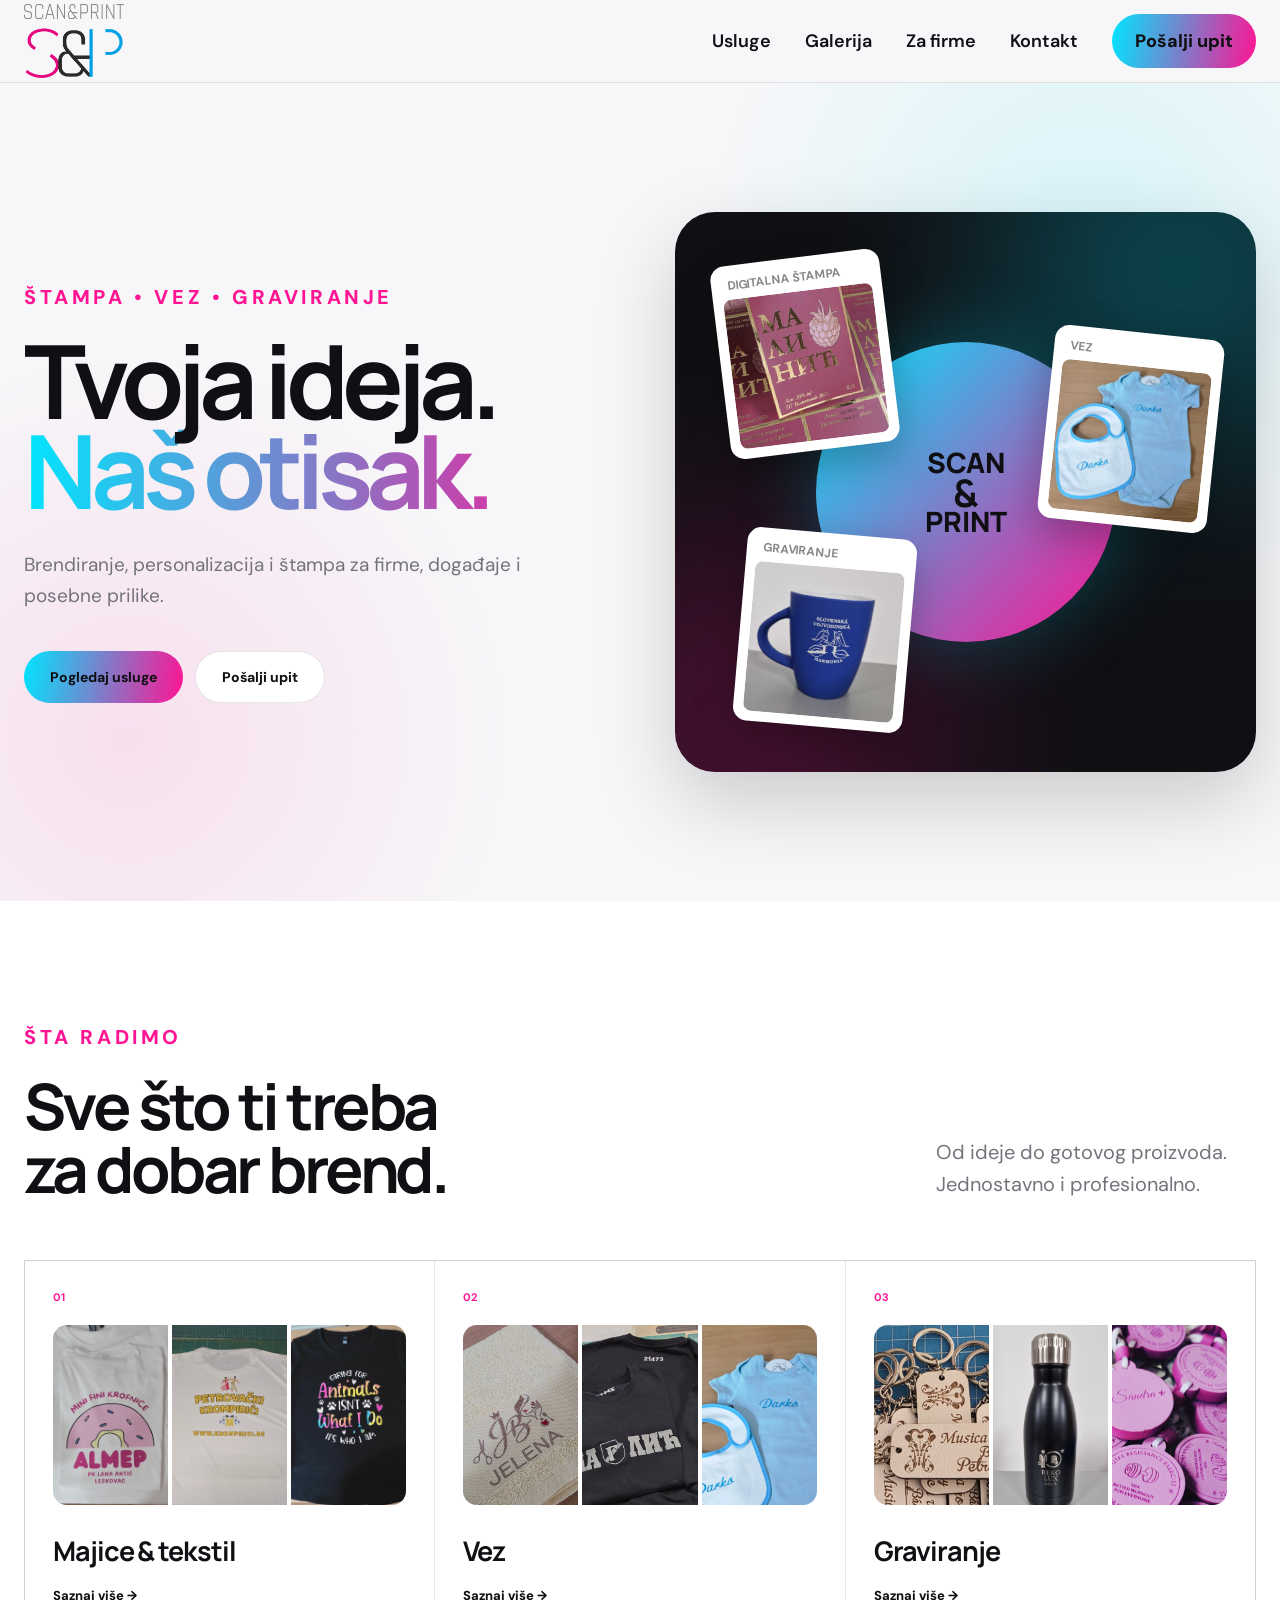
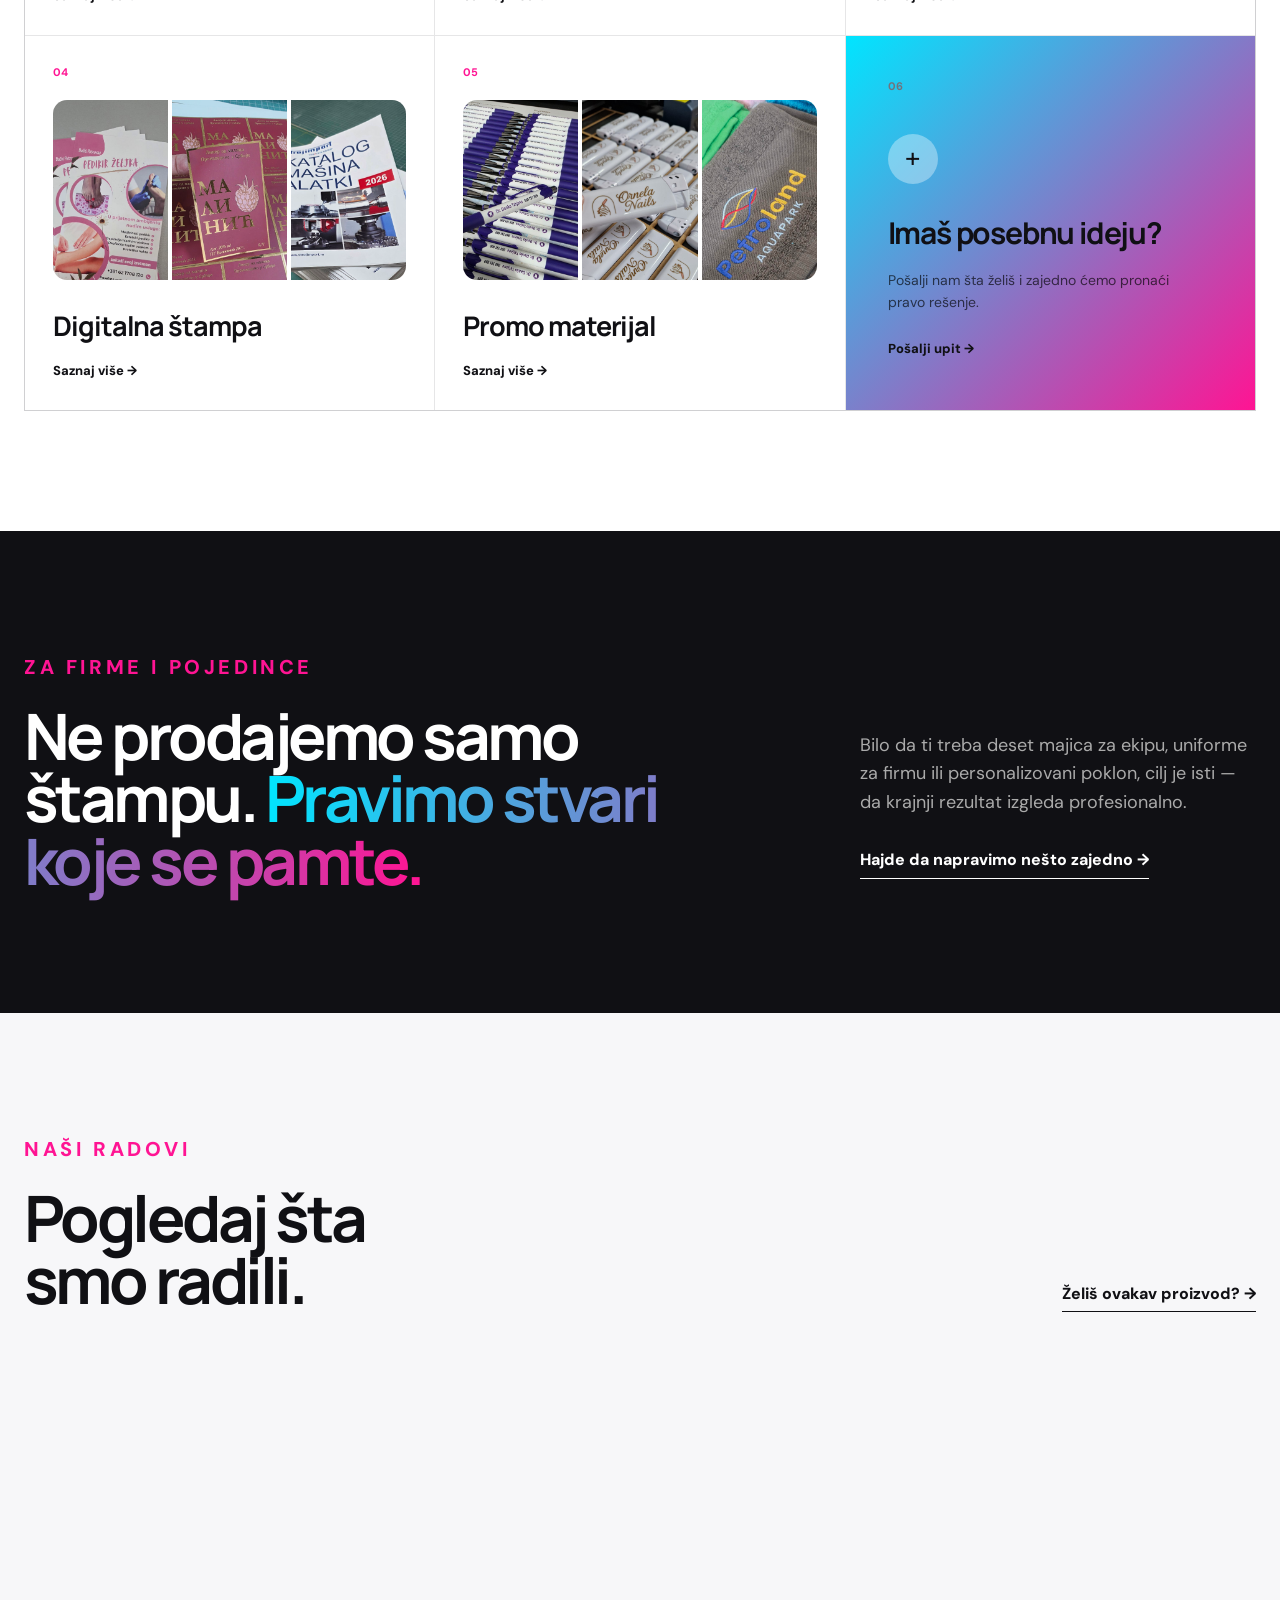
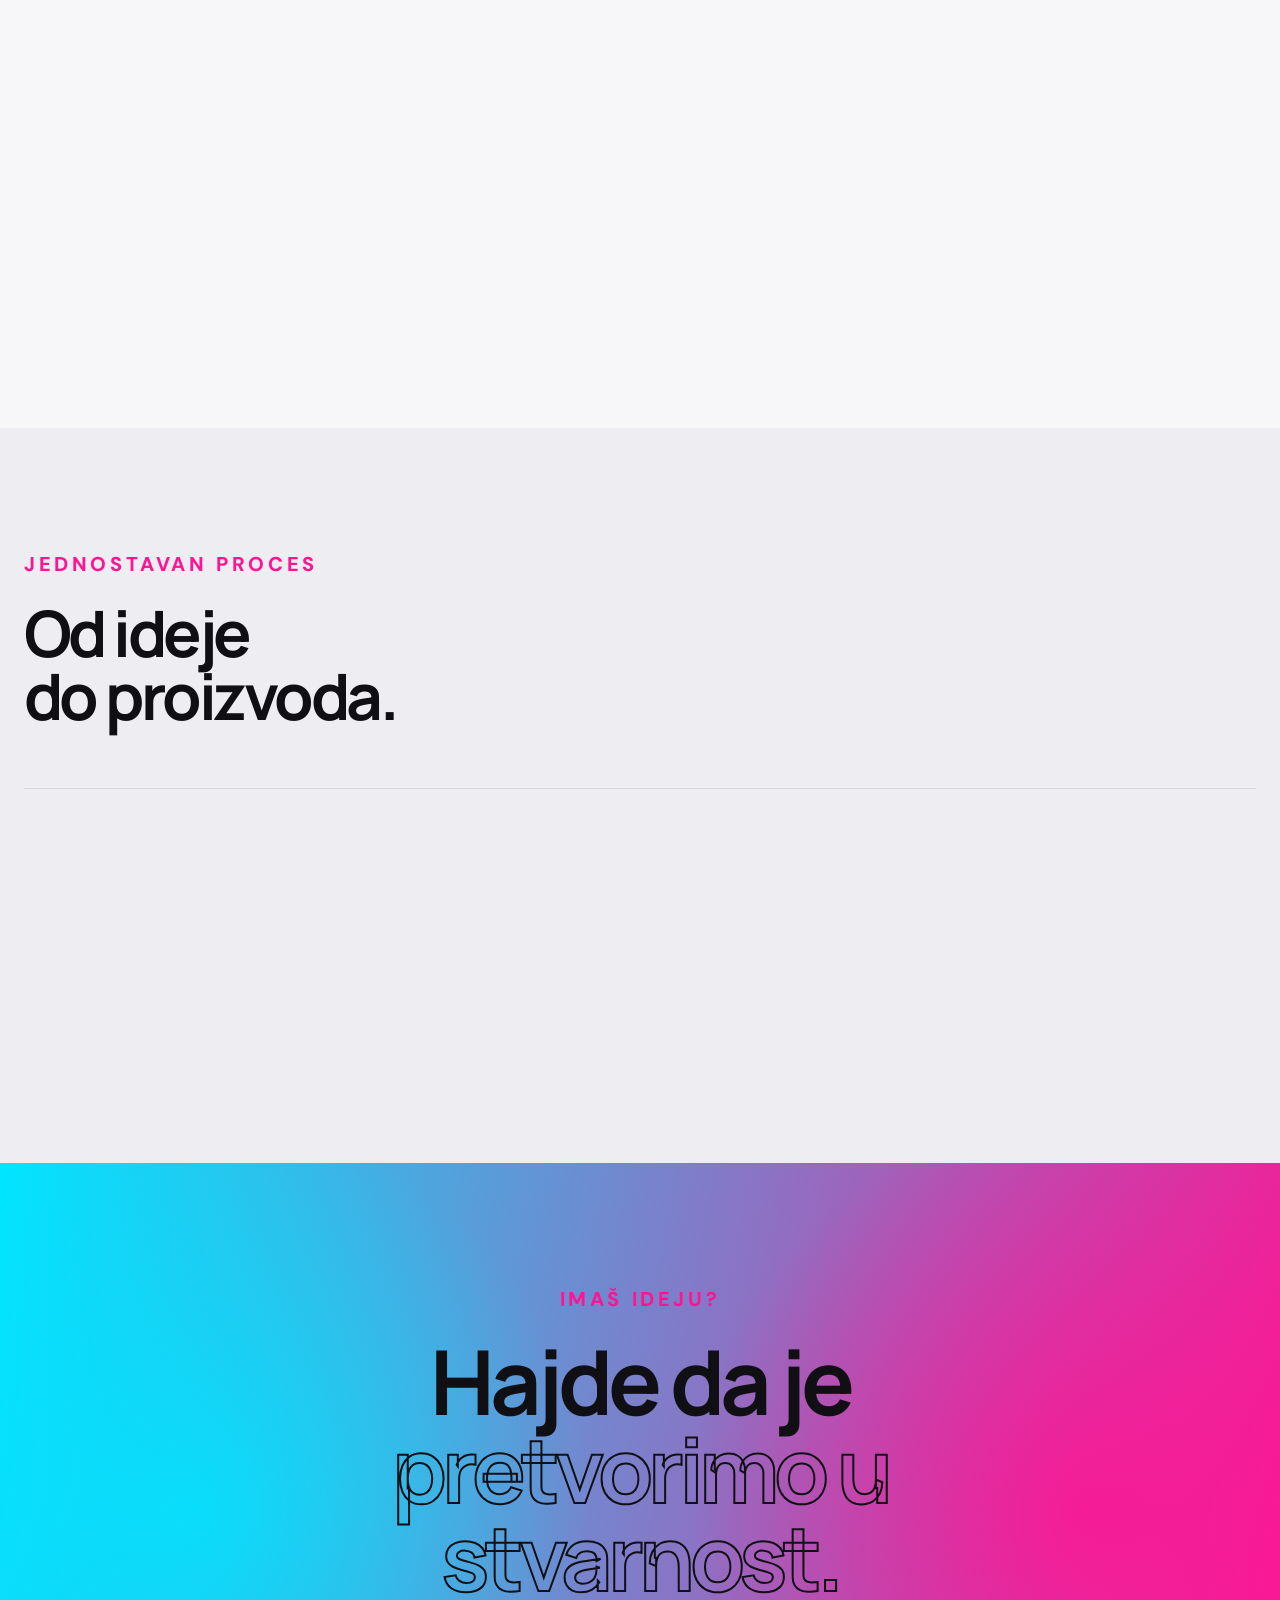
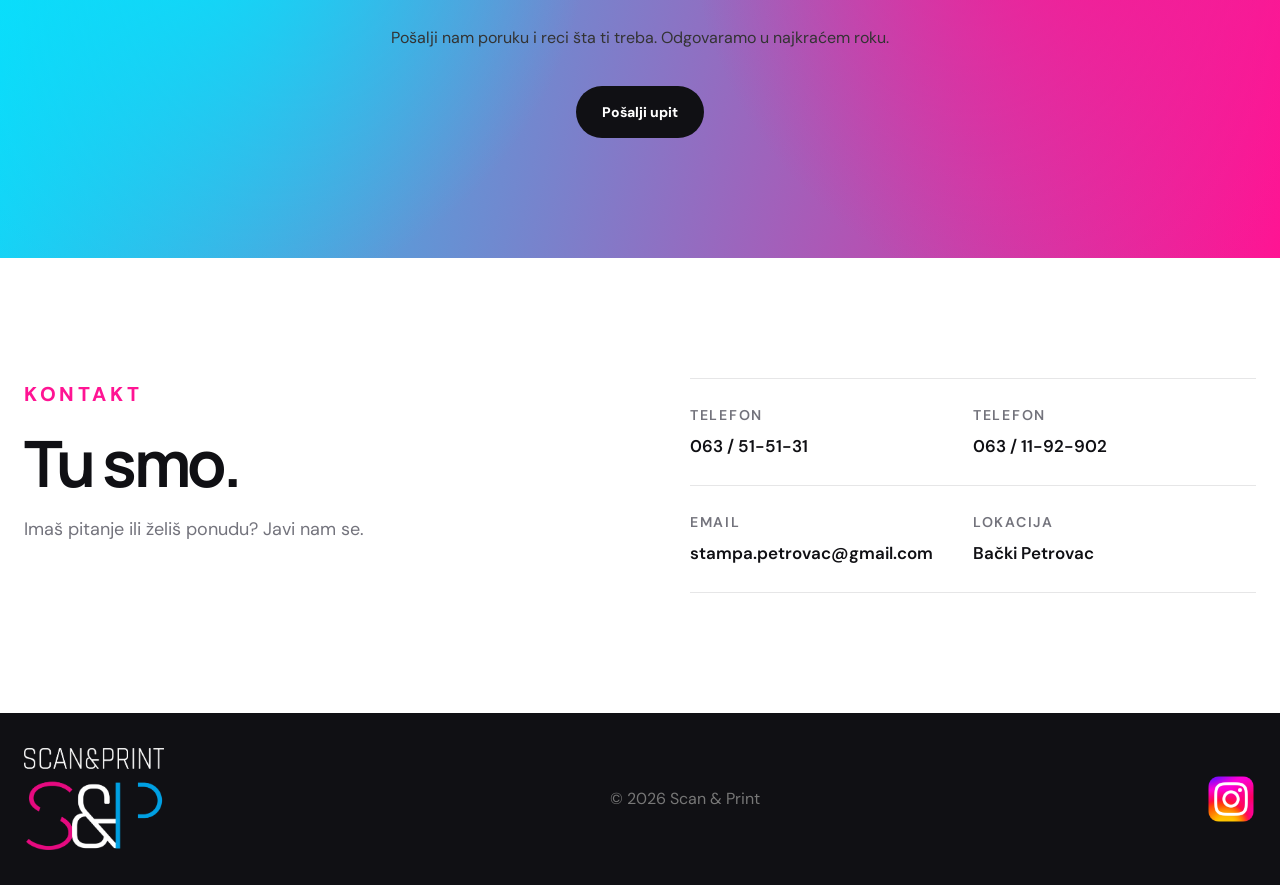
<file: index.html>
<!DOCTYPE html>
<html lang="sr">

<head>

    <meta charset="UTF-8">
    <meta name="viewport" content="width=device-width, initial-scale=1.0">

    <title>Scan & Print | Štampa, vez, graviranje i brendiranje</title>

    <meta name="description"
          content="Scan & Print – digitalna štampa, vez, graviranje, personalizacija i brendiranje u Bačkom Petrovcu.">

    <link rel="preconnect" href="https://fonts.googleapis.com">
    <link rel="preconnect" href="https://fonts.gstatic.com" crossorigin>

    <link href="https://fonts.googleapis.com/css2?family=DM+Sans:wght@400;500;600;700&family=Manrope:wght@500;600;700;800&display=swap"
          rel="stylesheet">

    <link rel="stylesheet" href="style.css">

</head>


<body>


<!-- ================= HEADER ================= -->

<header class="header">

    <div class="container nav">

        <a href="index.html" class="logo">
            <img src="slike/Logo crni.png" alt="Scan & Print">
        </a>

        
        <nav class="desktop-menu">
            <a href="usluge.html">Usluge</a>
            <a href="galerija.html">Galerija</a>
            <a href="firme.html">Za firme</a>
            <a href="#kontakt">Kontakt</a>
            <a href="#upit" class="nav-button">
                Pošalji upit
            </a>

        </nav>


        <button class="menu-toggle" aria-label="Otvori meni">

            <span></span>
            <span></span>
            <span></span>

        </button>

    </div>


    <div class="mobile-menu">

        <a href="usluge.html">Usluge</a>
        <a href="galerija.html">Galerija</a>
        <a href="firme.html">Za firme</a>
        <a href="#kontakt">Kontakt</a>

        <a href="#upit" class="mobile-button">
            Pošalji upit
        </a>

    </div>

</header>



<!-- ================= HERO ================= -->

<section class="hero">

    <div class="container hero-grid">


        <div class="hero-content">

            <div class="eyebrow">
                ŠTAMPA • VEZ • GRAVIRANJE
            </div>


            <h1>

                Tvoja ideja.

                <span>Naš otisak.</span>

            </h1>


            <p>

                Brendiranje, personalizacija i štampa
                za firme, događaje i posebne prilike.

            </p>


            <div class="hero-buttons">

                <a href="#usluge" class="button primary">
                    Pogledaj usluge
                </a>

                <a href="#upit" class="button secondary">
                    Pošalji upit
                </a>

            </div>

        </div>



        <div class="hero-visual">


            <div class="hero-card card-one">

                <span>DIGITALNA ŠTAMPA</span>

                <img src="slike/stampa2.jpg"
                     alt="Digitalna štampa">

            </div>



            <div class="hero-card card-two">

                <span>VEZ</span>

                <img src="slike/vez3.jpg"
                     alt="Vez na tekstilu">

            </div>



            <div class="hero-card card-three">

                <span>GRAVIRANJE</span>

                <img src="slike/graviranje6.jpg"
                     alt="Lasersko graviranje">

            </div>



            <div class="hero-circle">

                <span>SCAN</span>

                <strong>&</strong>

                <span>PRINT</span>

            </div>


        </div>

    </div>

</section>



<!-- ================= SERVICES ================= -->

<section class="services section" id="usluge">

    <div class="container">

        <div class="section-heading">

            <div>
                <span class="eyebrow">ŠTA RADIMO</span>

                <h2>
                    Sve što ti treba<br>
                    za dobar brend.
                </h2>
            </div>

            <p>
                Od ideje do gotovog proizvoda.
                Jednostavno i profesionalno.
            </p>

        </div>


        <div class="services-grid">


            <!-- 01 MAJICE & TEKSTIL -->

            <article class="service-card service-image-card">

                <div class="service-number">
                    01
                </div>

                <div class="service-images">

                    <img
                        src="slike/tekstil1.jpg"
                        alt="Majice i tekstil 1"
                    >

                    <img
                        src="slike/tekstil2.jpg"
                        alt="Majice i tekstil 2"
                    >

                    <img
                        src="slike/tekstil3.jpg"
                        alt="Majice i tekstil 3"
                    >

                </div>

                <h3>
                    Majice & tekstil
                </h3>

                <a href="usluge.html">
                    Saznaj više →
                </a>

            </article>



            <!-- 02 VEZ -->

            <article class="service-card service-image-card">

                <div class="service-number">
                    02
                </div>

                <div class="service-images">

                    <img
                        src="slike/vez1.jpg"
                        alt="Vez 1"
                    >

                    <img
                        src="slike/vez2.jpg"
                        alt="Vez 2"
                    >

                    <img
                        src="slike/vez3.jpg"
                        alt="Vez 3"
                    >

                </div>

                <h3>
                    Vez
                </h3>

                <a href="usluge.html">
                    Saznaj više →
                </a>

            </article>



            <!-- 03 GRAVIRANJE -->

            <article class="service-card service-image-card">

                <div class="service-number">
                    03
                </div>

                <div class="service-images">

                    <img
                        src="slike/graviranje1.jpg"
                        alt="Graviranje 1"
                    >

                    <img
                        src="slike/graviranje5.jpg"
                        alt="Graviranje 2"
                    >

                    <img
                        src="slike/graviranje3.jpg"
                        alt="Graviranje 3"
                    >

                </div>

                <h3>
                    Graviranje
                </h3>

                <a href="usluge.html">
                    Saznaj više →
                </a>

            </article>



            <!-- 04 DIGITALNA ŠTAMPA -->

            <article class="service-card service-image-card">

                <div class="service-number">
                    04
                </div>

                <div class="service-images">

                    <img
                        src="slike/stampa1.jpg"
                        alt="Digitalna štampa 1"
                    >

                    <img
                        src="slike/stampa2.jpg"
                        alt="Digitalna štampa 2"
                    >

                    <img
                        src="slike/stampa3.jpg"
                        alt="Digitalna štampa 3"
                    >

                </div>

                <h3>
                    Digitalna štampa
                </h3>

                <a href="usluge.html">
                    Saznaj više →
                </a>

            </article>



            <!-- 05 PROMO MATERIJAL -->

            <article class="service-card service-image-card">

                <div class="service-number">
                    05
                </div>

                <div class="service-images">

                    <img
                        src="slike/promo1.jpg"
                        alt="Promo materijal 1"
                    >

                    <img
                        src="slike/promo2.jpg"
                        alt="Promo materijal 2"
                    >

                    <img
                        src="slike/promo3.jpg"
                        alt="Promo materijal 3"
                    >

                </div>

                <h3>
                    Promo materijal
                </h3>

                <a href="usluge.html">
                    Saznaj više →
                </a>

            </article>



            <!-- 06 POSEBNA IDEJA -->

            <article class="service-card accent service-special">

                <div class="service-number">
                    06
                </div>

                <div class="service-special-content">

                    <span class="special-symbol">
                        +
                    </span>

                    <h3>
                        Imaš posebnu ideju?
                    </h3>

                    <p>
                        Pošalji nam šta želiš
                        i zajedno ćemo pronaći
                        pravo rešenje.
                    </p>

                    <a href="#upit">
                        Pošalji upit →
                    </a>

                </div>

            </article>


        </div>

    </div>

</section>


<!-- ================= INTRO ================= -->

<section class="intro section">

    <div class="container intro-grid">


        <div class="intro-title">

            <span class="eyebrow">
                ZA FIRME I POJEDINCE
            </span>

            <h2>

                Ne prodajemo samo štampu.

                <span>
                    Pravimo stvari koje se pamte.
                </span>

            </h2>

        </div>


        <div class="intro-text">

            <p>

                Bilo da ti treba deset majica za ekipu,
                uniforme za firmu ili personalizovani poklon,
                cilj je isti — da krajnji rezultat izgleda
                profesionalno.

            </p>


            <a href="#upit" class="text-link">
                Hajde da napravimo nešto zajedno →
            </a>

        </div>


    </div>

</section>



<!-- ================= PORTFOLIO ================= -->

<section class="portfolio section" id="radovi">

    <div class="container">


        <div class="section-heading">

            <div>

                <span class="eyebrow">
                    NAŠI RADOVI
                </span>

                <h2>
                    Pogledaj šta<br>
                    smo radili.
                </h2>

            </div>


            <a href="#kontakt" class="text-link">
                Želiš ovakav proizvod? →
            </a>

        </div>



        <div class="portfolio-grid">


            <div class="portfolio-item item-large">

                <img src="slike/tekstil4.jpg"
                     alt="Štampa na majicama">

                <div class="portfolio-label">
                    MAJICE
                </div>

            </div>



            <div class="portfolio-item">

                <img src="slike/vez1.jpg"
                     alt="Vez">

                <div class="portfolio-label">
                    VEZ
                </div>

            </div>



            <div class="portfolio-item">

                <img src="slike/graviranje5.jpg"
                     alt="Graviranje">

                <div class="portfolio-label">
                    GRAVIRANJE
                </div>

            </div>



            <div class="portfolio-item item-wide">

                <img src="slike/promo4.jpg"
                     alt="Promo materijal">

                <div class="portfolio-label">
                    PROMO MATERIJAL
                </div>

            </div>


        </div>

    </div>

</section>



<!-- ================= PROCESS ================= -->

<section class="process section" id="proces">

    <div class="container">


        <div class="section-heading">

            <div>

                <span class="eyebrow">
                    JEDNOSTAVAN PROCES
                </span>

                <h2>
                    Od ideje<br>
                    do proizvoda.
                </h2>

            </div>

        </div>



        <div class="process-grid">


            <div class="process-item">

                <span>01</span>

                <h3>
                    Pošalješ ideju
                </h3>

                <p>
                    Logo, fotografiju, tekst
                    ili samo objasniš šta želiš.
                </p>

            </div>



            <div class="process-item">

                <span>02</span>

                <h3>
                    Pripremamo dizajn
                </h3>

                <p>
                    Dogovaramo detalje i
                    pripremamo materijal za štampu.
                </p>

            </div>



            <div class="process-item">

                <span>03</span>

                <h3>
                    Izrada
                </h3>

                <p>
                    Štampamo, vezemo ili
                    graviramo prema dogovoru.
                </p>

            </div>



            <div class="process-item">

                <span>04</span>

                <h3>
                    Gotov proizvod
                </h3>

                <p>
                    Preuzimaš gotov proizvod
                    spreman za upotrebu.
                </p>

            </div>


        </div>

    </div>

</section>



<!-- ================= CTA ================= -->

<section class="cta section" id="upit">

    <div class="container cta-inner">

        <span class="eyebrow">
            IMAŠ IDEJU?
        </span>


        <h2>

            Hajde da je

            <span>
                pretvorimo u stvarnost.
            </span>

        </h2>


        <p>

            Pošalji nam poruku i reci šta ti treba.
            Odgovaramo u najkraćem roku.

        </p>


        <a href="mailto:stampa.petrovac@gmail.com"
           class="button light">

            Pošalji upit

        </a>

    </div>

</section>



<!-- ================= CONTACT ================= -->

<section class="contact section" id="kontakt">

    <div class="container contact-grid">


        <div>

            <span class="eyebrow">
                KONTAKT
            </span>

            <h2>
                Tu smo.
            </h2>

            <p>

                Imaš pitanje ili želiš ponudu?
                Javi nam se.

            </p>

        </div>



        <div class="contact-info">


            <a href="tel:+38163515131">

                <small>Telefon</small>

                063 / 51-51-31

            </a>



            <a href="tel:+381631192902">

                <small>Telefon</small>

                063 / 11-92-902

            </a>



            <a href="mailto:stampa.petrovac@gmail.com">

                <small>Email</small>

                stampa.petrovac@gmail.com

            </a>



            <div>

                <small>Lokacija</small>

                Bački Petrovac

            </div>


        </div>

    </div>

</section>



<!-- ================= FOOTER ================= -->

<footer class="footer">

    <div class="container footer-inner">


        <a href="index.html" class="logo">

            <img src="slike/Logo beli.png"
                 alt="Scan & Print">

        </a>


        <p>
            © 2026 Scan & Print
        </p>


<a
    href="https://www.instagram.com/scan_print_bp/"
    target="_blank"
    rel="noopener noreferrer"
>
    <img
        src="slike/iq.png"
        alt="Instagram Scan & Print"
        style="width: 50px; height: 50px;"
    >
</a>

    </div>

</footer>



<script src="script.js"></script>

</body>

</html>
</file>
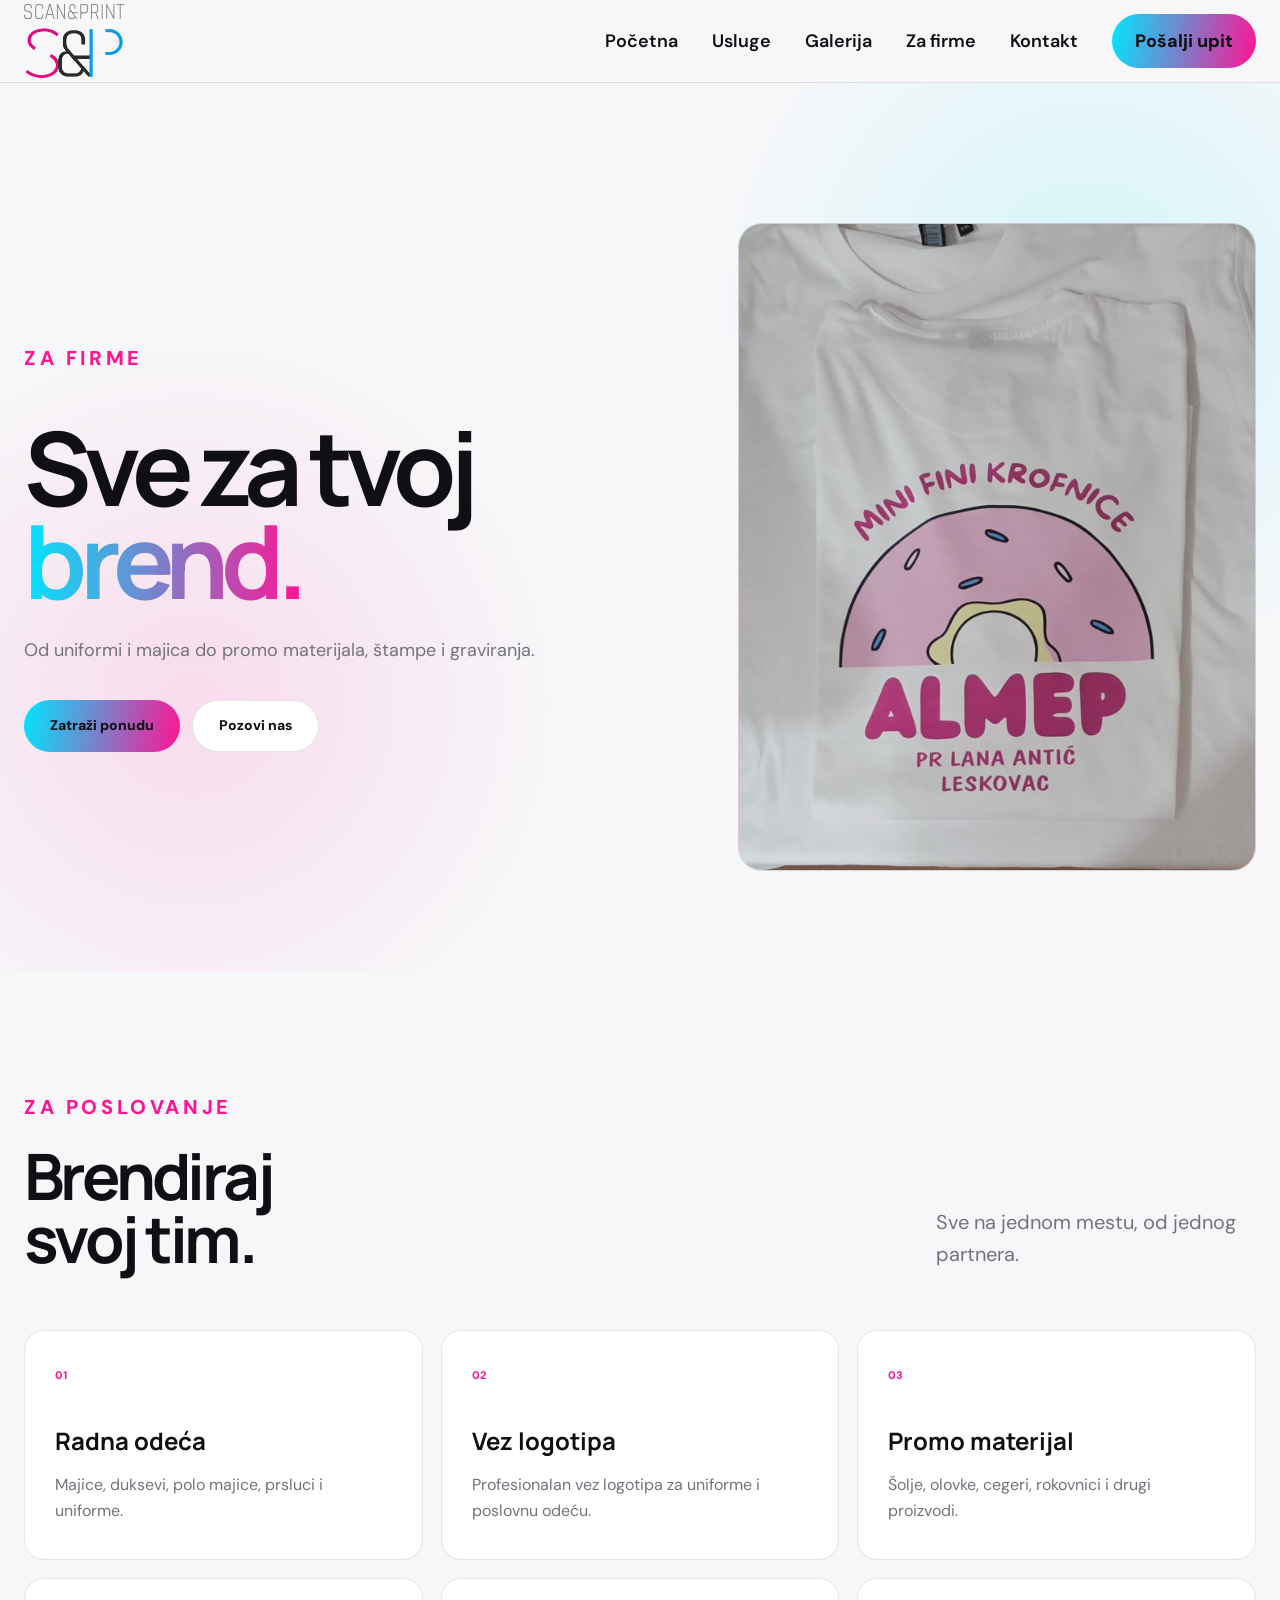
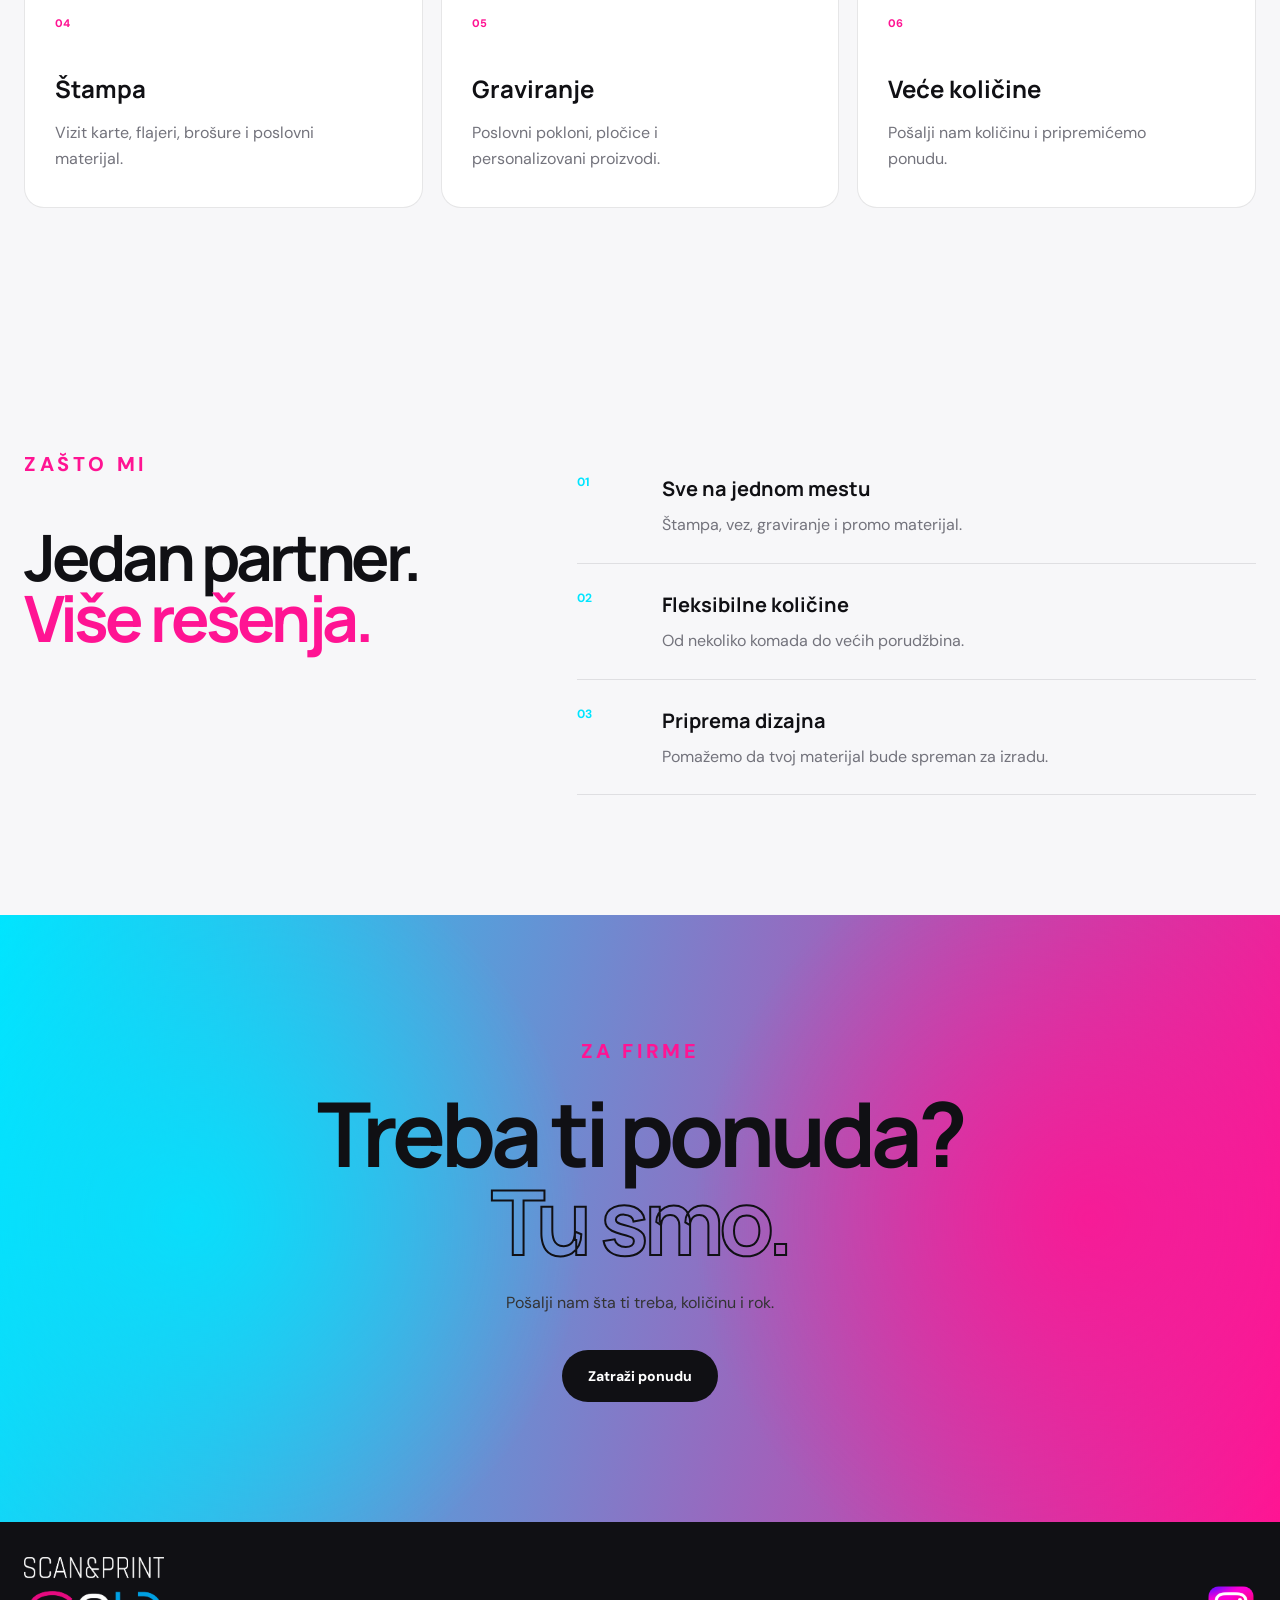
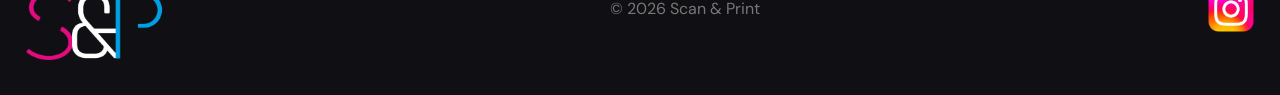
<file: firme.html>
<!DOCTYPE html>
<html lang="sr">

<head>

    <meta charset="UTF-8">

    <meta
        name="viewport"
        content="width=device-width, initial-scale=1.0"
    >

    <title>Za firme | Scan & Print</title>

    <meta
        name="description"
        content="Scan & Print – štampa, vez, graviranje i promo materijal za firme."
    >

    <link rel="preconnect" href="https://fonts.googleapis.com">
    <link rel="preconnect" href="https://fonts.gstatic.com" crossorigin>

    <link
        href="https://fonts.googleapis.com/css2?family=DM+Sans:wght@400;500;600;700&family=Manrope:wght@500;600;700;800&display=swap"
        rel="stylesheet"
    >

    <link
        rel="stylesheet"
        href="style.css"
    >

</head>


<body>


<!-- ================= HEADER ================= -->

<header class="header">

    <div class="container nav">

        <a
            href="index.html"
            class="logo"
        >

            <img
                src="slike/Logo crni.png"
                alt="Scan & Print"
            >

        </a>


        <nav class="desktop-menu">

            <a href="index.html">
                Početna
            </a>

            <a href="usluge.html">
                Usluge
            </a>

            <a href="galerija.html">
                Galerija
            </a>

            <a href="firme.html">
                Za firme
            </a>

            <a href="index.html#kontakt">
                Kontakt
            </a>

            <a
                href="index.html#upit"
                class="nav-button"
            >
                Pošalji upit
            </a>

        </nav>


        <button
            class="menu-toggle"
            aria-label="Otvori meni"
        >

            <span></span>
            <span></span>
            <span></span>

        </button>

    </div>


    <div class="mobile-menu">

        <a href="index.html">
            Početna
        </a>

        <a href="usluge.html">
            Usluge
        </a>

        <a href="galerija.html">
            Galerija
        </a>

        <a href="firme.html">
            Za firme
        </a>

        <a href="index.html#kontakt">
            Kontakt
        </a>

        <a
            href="index.html#upit"
            class="mobile-button"
        >
            Pošalji upit
        </a>

    </div>

</header>



<!-- ================= HERO ================= -->

<section class="business-hero">

    <div class="container business-hero-grid">


        <div class="business-hero-content">

            <span class="eyebrow">
                ZA FIRME
            </span>

            <h1>
                Sve za tvoj
                <span>brend.</span>
            </h1>

            <p>
                Od uniformi i majica do promo materijala,
                štampe i graviranja.
            </p>

            <div class="hero-buttons">

                <a
                    href="#ponuda"
                    class="button primary"
                >
                    Zatraži ponudu
                </a>

                <a
                    href="tel:+38163515131"
                    class="button secondary"
                >
                    Pozovi nas
                </a>

            </div>

        </div>


        <div class="business-hero-visual">

    <img
        src="Galerija/tekstil1.jpg"
        alt="Štampa na majicama"
    >
        </div>

    </div>

</section>



<!-- ================= BUSINESS SERVICES ================= -->

<section class="business-services section">

    <div class="container">

        <div class="section-heading">

            <div>

                <span class="eyebrow">
                    ZA POSLOVANJE
                </span>

                <h2>
                    Brendiraj<br>
                    svoj tim.
                </h2>

            </div>

            <p>
                Sve na jednom mestu,
                od jednog partnera.
            </p>

        </div>


        <div class="business-grid">


            <article class="business-card">

                <span>
                    01
                </span>

                <h3>
                    Radna odeća
                </h3>

                <p>
                    Majice, duksevi, polo majice,
                    prsluci i uniforme.
                </p>

            </article>


            <article class="business-card">

                <span>
                    02
                </span>

                <h3>
                    Vez logotipa
                </h3>

                <p>
                    Profesionalan vez logotipa
                    za uniforme i poslovnu odeću.
                </p>

            </article>


            <article class="business-card">

                <span>
                    03
                </span>

                <h3>
                    Promo materijal
                </h3>

                <p>
                    Šolje, olovke, cegeri,
                    rokovnici i drugi proizvodi.
                </p>

            </article>


            <article class="business-card">

                <span>
                    04
                </span>

                <h3>
                    Štampa
                </h3>

                <p>
                    Vizit karte, flajeri,
                    brošure i poslovni materijal.
                </p>

            </article>


            <article class="business-card">

                <span>
                    05
                </span>

                <h3>
                    Graviranje
                </h3>

                <p>
                    Poslovni pokloni, pločice
                    i personalizovani proizvodi.
                </p>

            </article>


            <article class="business-card">

                <span>
                    06
                </span>

                <h3>
                    Veće količine
                </h3>

                <p>
                    Pošalji nam količinu i
                    pripremićemo ponudu.
                </p>

            </article>


        </div>

    </div>

</section>



<!-- ================= WHY US ================= -->

<section class="business-benefits section">

    <div class="container">


        <div class="benefits-grid">


            <div>

                <span class="eyebrow">
                    ZAŠTO MI
                </span>

                <h2>
                    Jedan partner.
                    <span>Više rešenja.</span>
                </h2>

            </div>


            <div class="benefits-list">

                <div class="benefit">

                    <strong>
                        01
                    </strong>

                    <div>

                        <h3>
                            Sve na jednom mestu
                        </h3>

                        <p>
                            Štampa, vez, graviranje
                            i promo materijal.
                        </p>

                    </div>

                </div>


                <div class="benefit">

                    <strong>
                        02
                    </strong>

                    <div>

                        <h3>
                            Fleksibilne količine
                        </h3>

                        <p>
                            Od nekoliko komada
                            do većih porudžbina.
                        </p>

                    </div>

                </div>


                <div class="benefit">

                    <strong>
                        03
                    </strong>

                    <div>

                        <h3>
                            Priprema dizajna
                        </h3>

                        <p>
                            Pomažemo da tvoj materijal
                            bude spreman za izradu.
                        </p>

                    </div>

                </div>


            </div>

        </div>

    </div>

</section>



<!-- ================= QUOTE CTA ================= -->

<section
    class="cta section"
    id="ponuda"
>

    <div class="container cta-inner">

        <span class="eyebrow">
            ZA FIRME
        </span>

        <h2>
            Treba ti ponuda?
            <span>Tu smo.</span>
        </h2>

        <p>
            Pošalji nam šta ti treba,
            količinu i rok.
        </p>

        <a
            href="mailto:stampa.petrovac@gmail.com?subject=Upit%20za%20firmu"
            class="button light"
        >
            Zatraži ponudu
        </a>

    </div>

</section>



<!-- ================= FOOTER ================= -->

<footer class="footer">

    <div class="container footer-inner">

        <a
            href="index.html"
            class="logo"
        >

            <img
                src="slike/Logo beli.png"
                alt="Scan & Print"
            >

        </a>

        <p>
            © 2026 Scan & Print
        </p>

         <a
    href="https://www.instagram.com/scan_print_bp/"
    target="_blank"
    rel="noopener noreferrer"
>
    <img
        src="slike/iq.png"
        alt="Instagram Scan & Print"
        style="width: 50px; height: 50px;"
    >
         </a>


    </div>

</footer>



<script src="script.js"></script>

</body>

</html>
</file>
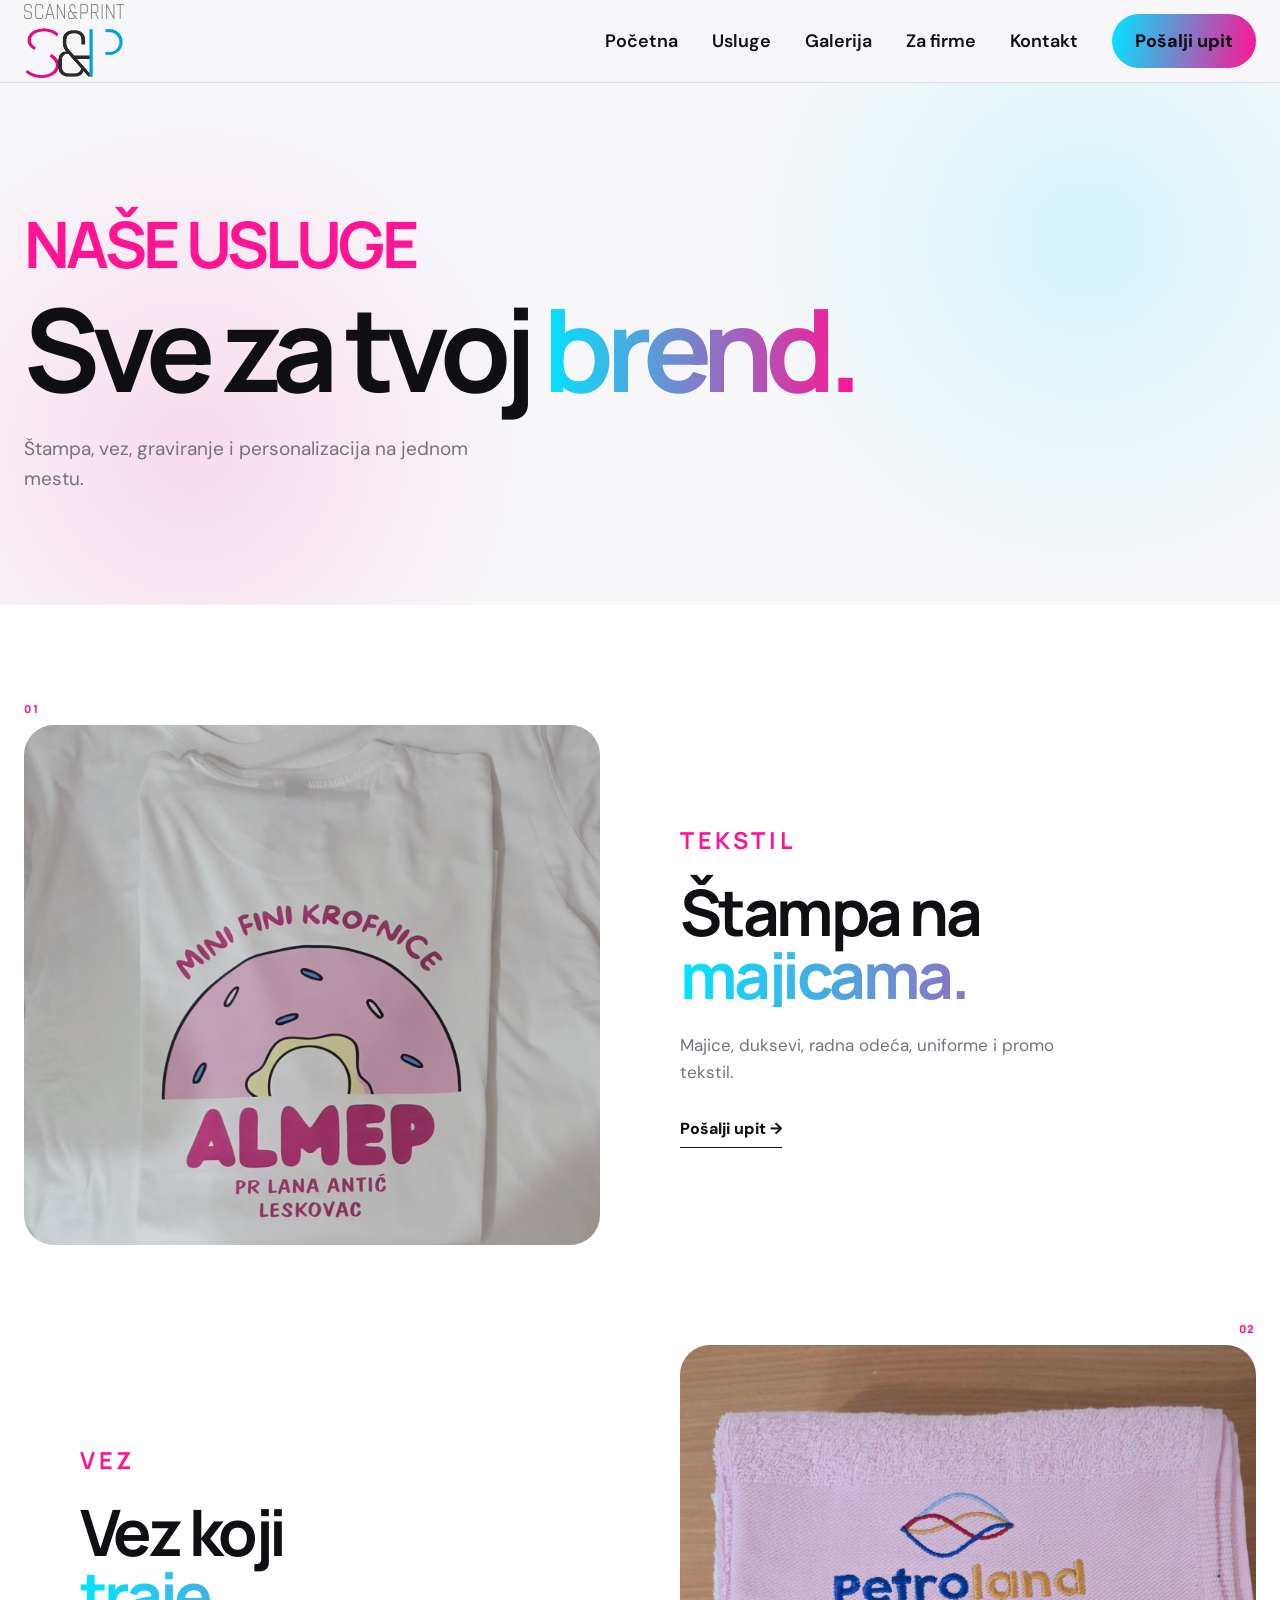
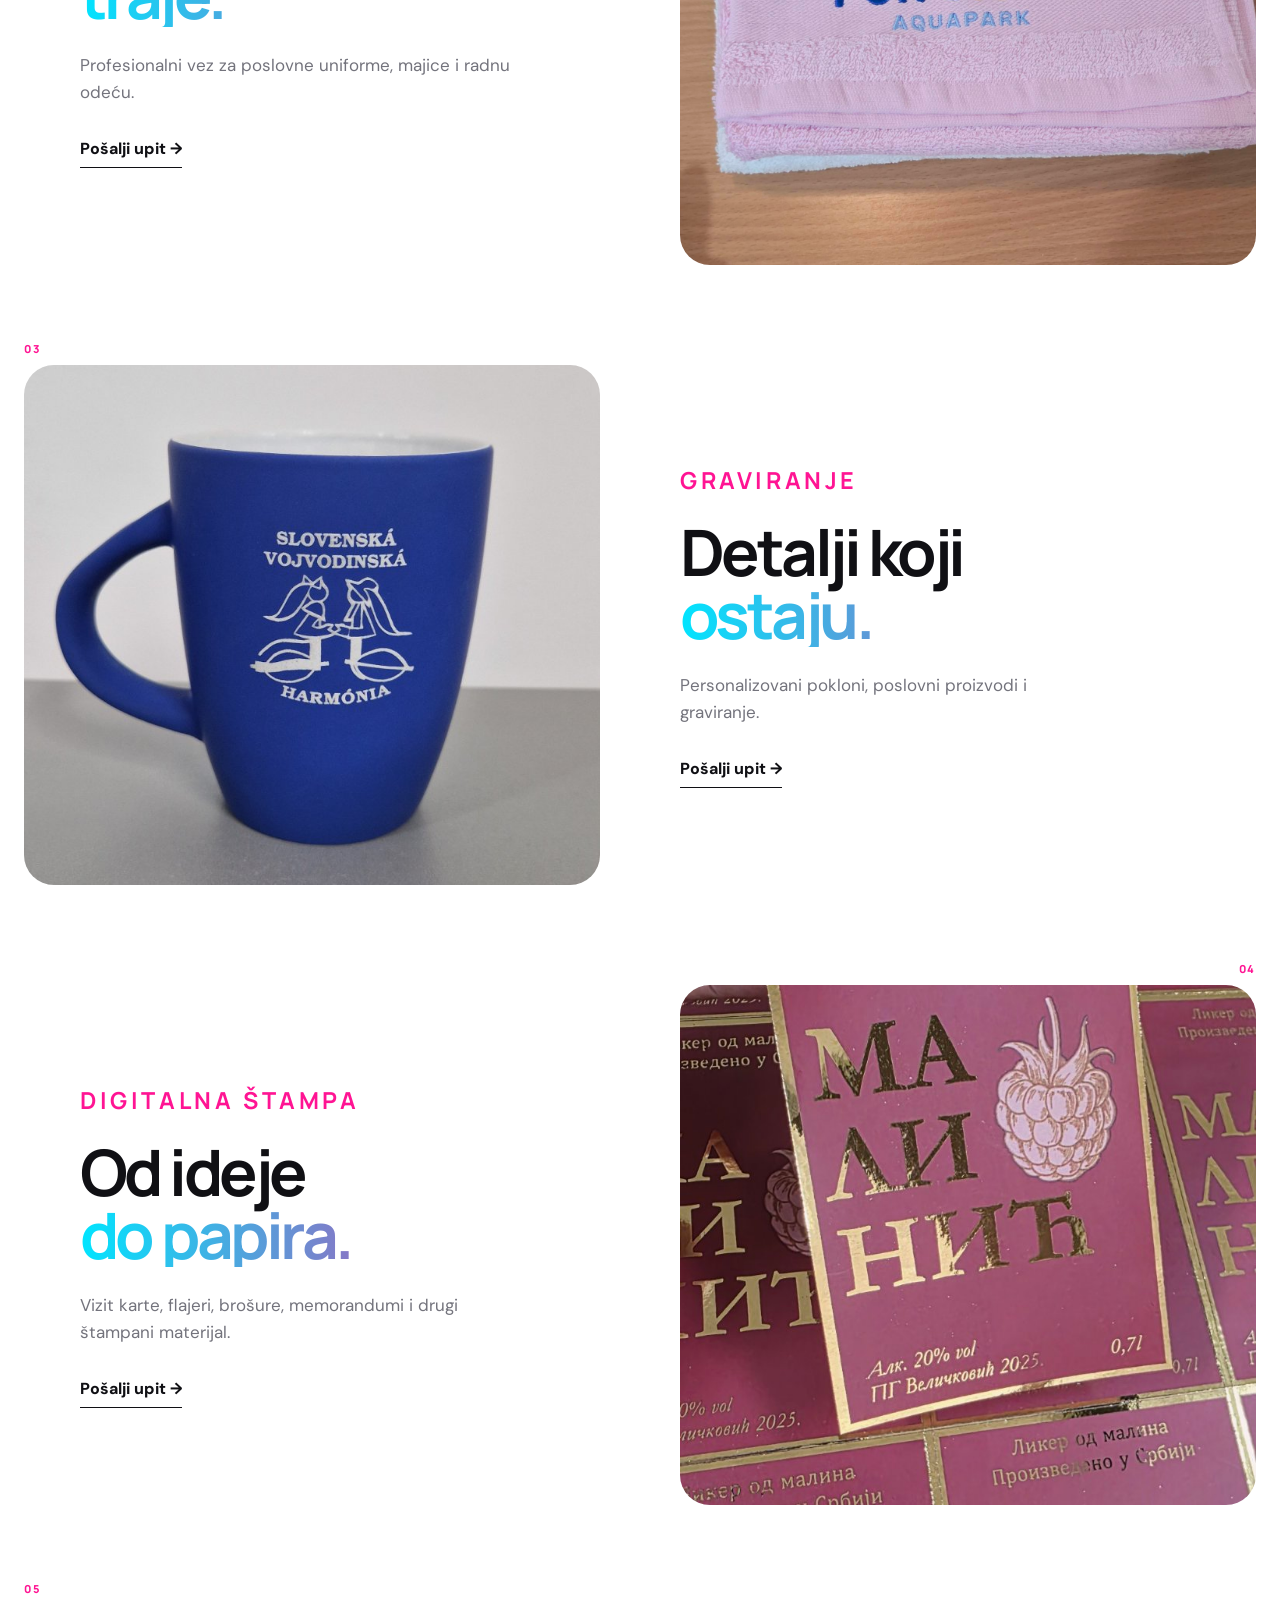
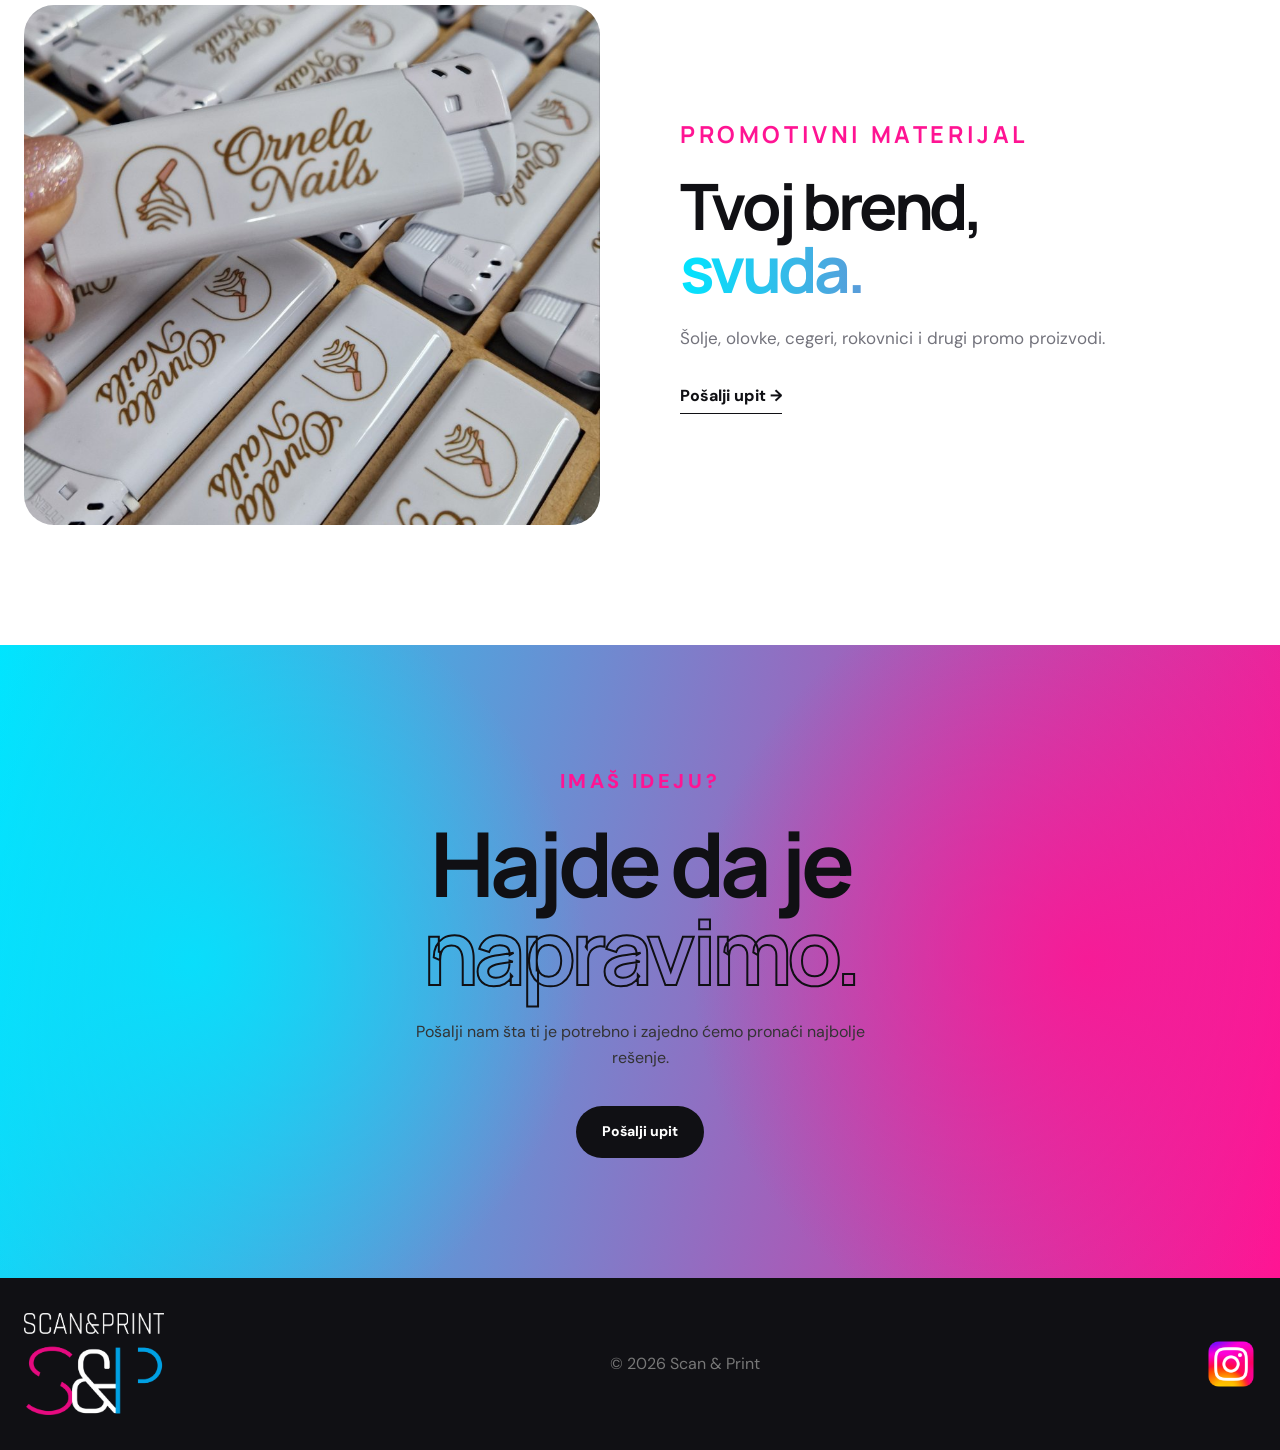
<file: usluge.html>
<!DOCTYPE html>
<html lang="sr">

<head>

    <meta charset="UTF-8">

    <meta name="viewport" content="width=device-width, initial-scale=1.0">

    <title>Usluge | Scan & Print</title>

    <meta
        name="description"
        content="Scan & Print – štampa na tekstilu, vez, graviranje, digitalna štampa i promo materijal."
    >

    <link rel="preconnect" href="https://fonts.googleapis.com">
    <link rel="preconnect" href="https://fonts.gstatic.com" crossorigin>

    <link
        href="https://fonts.googleapis.com/css2?family=DM+Sans:wght@400;500;600;700&family=Manrope:wght@500;600;700;800&display=swap"
        rel="stylesheet"
    >

    <link rel="stylesheet" href="style.css">

</head>


<body>


<!-- ================= HEADER ================= -->

<header class="header">

    <div class="container nav">

        <a href="index.html" class="logo">

            <img
                src="slike/Logo crni.png"
                alt="Scan & Print"
            >

        </a>


        <nav class="desktop-menu">

            <a href="index.html">
                Početna
            </a>

            <a href="usluge.html">
                Usluge
            </a>

            <a href="galerija.html">
                Galerija
            </a>

            <a href="firme.html">
                Za firme
            </a>

            <a href="index.html#kontakt">
                Kontakt
            </a>

            <a
                href="index.html#upit"
                class="nav-button"
            >
                Pošalji upit
            </a>

        </nav>


        <button
            class="menu-toggle"
            aria-label="Otvori meni"
        >

            <span></span>
            <span></span>
            <span></span>

        </button>

    </div>


    <div class="mobile-menu">

        <a href="index.html">
            Početna
        </a>

        <a href="galerija.html">
            Galerija
        </a>

        <a href="firme.html">
            Za firme
        </a>

        <a href="index.html#proces">
            Kako radimo
        </a>

        <a href="index.html#kontakt">
            Kontakt
        </a>

        <a
            href="index.html#upit"
            class="mobile-button"
        >
            Pošalji upit
        </a>

    </div>

</header>



<!-- ================= PAGE HERO ================= -->

<section class="page-hero">

    <div class="container">

        <span class="eyebrow">
            <h2>NAŠE USLUGE</h2>
        </span>

        <h1>
            Sve za tvoj
            <span>brend.</span>
        </h1>

        <p>
            Štampa, vez, graviranje i personalizacija
            na jednom mestu.
        </p>

    </div>

</section>



<!-- ================= SERVICES ================= -->

<section class="services section">

    <div class="container">


        <div class="services-list">


            <!-- 01 -->

            <article class="service-detail">

                <div class="service-detail-number">
                    01
                </div>


                <div class="service-detail-image">

                    <img
                        src="slike/tekstil1.jpg"
                        alt="Štampa na majicama"
                    >

                </div>


                <div class="service-detail-content">

                    <span class="eyebrow">
                        <h1>TEKSTIL</h1>
                    </span>

                    <h2>
                        Štampa na
                        <span>majicama.</span>
                    </h2>

                    <p>
                        Majice, duksevi, radna odeća,
                        uniforme i promo tekstil.
                    </p>

                    <a
                        href="index.html#upit"
                        class="text-link"
                    >
                        Pošalji upit →
                    </a>

                </div>

            </article>



            <!-- 02 -->

            <article class="service-detail reverse">

                <div class="service-detail-number">
                    02
                </div>


                <div class="service-detail-image">

                    <img
                        src="slike/promo4.jpg"
                        alt="Vez"
                    >

                </div>


                <div class="service-detail-content">

                    <span class="eyebrow">
                        <h1>VEZ</h1>
                    </span>

                    <h2>
                        Vez koji
                        <span>traje.</span>
                    </h2>

                    <p>
                        Profesionalni vez za poslovne
                        uniforme, majice i radnu odeću.
                    </p>

                    <a
                        href="index.html#upit"
                        class="text-link"
                    >
                        Pošalji upit →
                    </a>

                </div>

            </article>



            <!-- 03 -->

            <article class="service-detail">

                <div class="service-detail-number">
                    03
                </div>


                <div class="service-detail-image">

                    <img
                        src="slike/graviranje6.jpg"
                        alt="Lasersko graviranje"
                    >

                </div>


                <div class="service-detail-content">

                    <span class="eyebrow">
                        <h1>GRAVIRANJE</h1>
                    </span>

                    <h2>
                        Detalji koji
                        <span>ostaju.</span>
                    </h2>

                    <p>
                        Personalizovani pokloni,
                        poslovni proizvodi i graviranje.
                    </p>

                    <a
                        href="index.html#upit"
                        class="text-link"
                    >
                        Pošalji upit →
                    </a>

                </div>

            </article>



            <!-- 04 -->

            <article class="service-detail reverse">

                <div class="service-detail-number">
                    04
                </div>


                <div class="service-detail-image">

                    <img
                        src="slike/stampa2.jpg"
                        alt="Digitalna štampa"
                    >

                </div>


                <div class="service-detail-content">

                    <span class="eyebrow">
                        <h1>DIGITALNA ŠTAMPA</h1>
                    </span>

                    <h2>
                        Od ideje
                        <span>do papira.</span>
                    </h2>

                    <p>
                        Vizit karte, flajeri, brošure,
                        memorandumi i drugi štampani materijal.
                    </p>

                    <a
                        href="index.html#upit"
                        class="text-link"
                    >
                        Pošalji upit →
                    </a>

                </div>

            </article>



            <!-- 05 -->

            <article class="service-detail">

                <div class="service-detail-number">
                    05
                </div>


                <div class="service-detail-image">

                    <img
                        src="slike/promo2.jpg"
                        alt="Promo materijal"
                    >

                </div>


                <div class="service-detail-content">

                    <span class="eyebrow">
                        <h1>PROMOTIVNI MATERIJAL</h1>
                    </span>

                    <h2>
                        Tvoj brend,
                        <span>svuda.</span>
                    </h2>

                    <p>
                        Šolje, olovke, cegeri, rokovnici
                        i drugi promo proizvodi.
                    </p>

                    <a
                        href="index.html#upit"
                        class="text-link"
                    >
                        Pošalji upit →
                    </a>

                </div>

            </article>



        </div>

    </div>

</section>



<!-- ================= CTA ================= -->

<section class="cta section">

    <div class="container cta-inner">

        <span class="eyebrow">
            IMAŠ IDEJU?
        </span>

        <h2>
            Hajde da je
            <span>napravimo.</span>
        </h2>

        <p>
            Pošalji nam šta ti je potrebno
            i zajedno ćemo pronaći najbolje rešenje.
        </p>

        <a
            href="index.html#upit"
            class="button light"
        >
            Pošalji upit
        </a>

    </div>

</section>



<!-- ================= FOOTER ================= -->

<footer class="footer">

    <div class="container footer-inner">

        <a
            href="index.html"
            class="logo"
        >

            <img
                src="slike/Logo beli.png"
                alt="Scan & Print"
            >

        </a>


        <p>
            © 2026 Scan & Print
        </p>


<a
    href="https://www.instagram.com/scan_print_bp/"
    target="_blank"
    rel="noopener noreferrer"
>
    <img
        src="slike/iq.png"
        alt="Instagram Scan & Print"
        style="width: 50px; height: 50px;"
    >
</a>

    </div>

</footer>



<script src="script.js"></script>

</body>

</html>
</file>
<file: style.css>
:root {
    --black: #101014;
    --dark: #18181d;
    --white: #ffffff;

    --background: #f7f7f9;
    --soft: #eeeeF2;

    --cyan: #00e5ff;
    --magenta: #ff1493;

    --gray: #73737c;
    --light-gray: #a1a1aa;

    --border: rgba(16, 16, 20, 0.10);

    --container: 1240px;
}


/* =========================================================
   RESET
========================================================= */

* {
    margin: 0;
    padding: 0;
    box-sizing: border-box;
}

html {
    scroll-behavior: smooth;
}

body {
    font-family: "DM Sans", sans-serif;
    background: var(--background);
    color: var(--black);
    line-height: 1.6;
    overflow-x: hidden;
}

img {
    max-width: 100%;
    display: block;
}

a {
    color: inherit;
    text-decoration: none;
}

button,
input,
textarea {
    font-family: inherit;
}


/* =========================================================
   CONTAINER
========================================================= */

.container {
    width: min(
        var(--container),
        calc(100% - 48px)
    );

    margin: 0 auto;
}


/* =========================================================
   SECTIONS
========================================================= */

.section {
    padding: 120px 0;
}


/* =========================================================
   TYPOGRAPHY
========================================================= */

h1,
h2,
h3 {
    font-family: "Manrope", sans-serif;
}

h2 {
    font-size: clamp(42px, 5vw, 72px);
    line-height: .98;
    letter-spacing: -.055em;
}

.eyebrow {
    display: inline-block;
    color: var(--magenta);
    font-size: 20px;
    font-weight: 800;
    letter-spacing: .18em;
    margin-bottom: 22px;
}


/* =========================================================
   HEADER
========================================================= */

.header {
    position: sticky;
    top: 0;
    z-index: 1000;

    background: rgba(247, 247, 249, .92);

    backdrop-filter: blur(18px);
    -webkit-backdrop-filter: blur(18px);

    border-bottom: 1px solid var(--border);
}

.nav {
    height: 82px;

    display: flex;
    align-items: center;
    justify-content: space-between;
}


/* =========================================================
   LOGO
========================================================= */

.logo {
    display: flex;
    align-items: center;
    flex-shrink: 0;
}

.logo img {
    width: 100px;
    height: auto;
    display: block;
}


/* =========================================================
   DESKTOP MENU
========================================================= */

.desktop-menu {
    display: flex;
    align-items: center;
    gap: 34px;

    font-size: 18px;
    font-weight: 600;
}

.desktop-menu a {
    transition: color .2s ease;
}

.desktop-menu a:hover {
    color: var(--magenta);
}


/* =========================================================
   NAV BUTTON
========================================================= */

.nav-button {
    padding: 13px 23px;

    border-radius: 100px;

    font-weight: 800;

    color: var(--black);

    background:
        linear-gradient(
            100deg,
            var(--cyan),
            var(--magenta)
        );

    transition:
        transform .2s ease,
        box-shadow .2s ease;
}

.nav-button:hover {
    transform: translateY(-2px);

    box-shadow:
        0 10px 30px
        rgba(255, 20, 147, .20);
}


/* =========================================================
   MOBILE MENU BUTTON
========================================================= */

.menu-toggle {
    display: none;

    width: 34px;
    height: 34px;

    border: none;
    background: transparent;

    cursor: pointer;

    padding: 4px;
}

.menu-toggle span {
    display: block;

    width: 100%;
    height: 2px;

    margin: 6px 0;

    background: var(--black);

    transition: .3s;
}


/* =========================================================
   MOBILE MENU
========================================================= */

.mobile-menu {
    display: none;

    flex-direction: column;

    padding: 20px 24px 30px;

    background: var(--background);

    border-top: 1px solid var(--border);
}

.mobile-menu.active {
    display: flex;
}

.mobile-menu a {
    padding: 15px 0;

    border-bottom: 1px solid var(--border);

    font-weight: 600;
}

.mobile-menu a:hover {
    color: var(--magenta);
}

.mobile-button {
    margin-top: 15px;

    text-align: center;

    border-radius: 100px;

    background:
        linear-gradient(
            100deg,
            var(--cyan),
            var(--magenta)
        );

    border: none !important;

    color: var(--black);
}


/* =========================================================
   HERO
========================================================= */

.hero {
    min-height: calc(100vh - 82px);

    display: flex;
    align-items: center;

    padding: 70px 0;

    position: relative;

    overflow: hidden;

    background:
        radial-gradient(
            circle at 85% 20%,
            rgba(0, 229, 255, .13),
            transparent 30%
        ),

        radial-gradient(
            circle at 10% 80%,
            rgba(255, 20, 147, .10),
            transparent 30%
        );
}

.hero-grid {
    display: grid;

    grid-template-columns: 1fr 1fr;

    gap: 70px;

    align-items: center;
}


/* =========================================================
   HERO CONTENT
========================================================= */

.hero-content {
    max-width: 620px;
}

.hero-logo {
    margin-bottom: 25px;
}

.hero-logo img {
    width: 180px;
    height: auto;
}

.hero h1 {
    font-size: clamp(60px, 8vw, 112px);

    line-height: .88;

    letter-spacing: -.07em;

    margin-bottom: 35px;
}

.hero h1 span {
    display: block;

    color: transparent;

    background:
        linear-gradient(
            90deg,
            var(--cyan),
            var(--magenta)
        );

    -webkit-background-clip: text;
    background-clip: text;
}

.hero p {
    max-width: 500px;

    color: var(--gray);

    font-size: 19px;

    margin-bottom: 40px;
}


/* =========================================================
   HERO BUTTONS
========================================================= */

.hero-buttons {
    display: flex;
    gap: 12px;
}

.button {
    display: inline-flex;

    align-items: center;
    justify-content: center;

    min-height: 52px;

    padding: 0 26px;

    border-radius: 100px;

    font-size: 14px;
    font-weight: 800;

    transition:
        transform .2s ease,
        box-shadow .2s ease;
}

.button:hover {
    transform: translateY(-3px);
}

.primary {
    background:
        linear-gradient(
            100deg,
            var(--cyan),
            var(--magenta)
        );

    color: var(--black);
}

.primary:hover {
    box-shadow:
        0 12px 35px
        rgba(255, 20, 147, .25);
}

.secondary {
    background: var(--white);

    border: 1px solid var(--border);
}


/* =========================================================
   HERO VISUAL
========================================================= */

.hero-visual {
    position: relative;

    height: 560px;

    border-radius: 40px;

    overflow: hidden;

    background: var(--black);

    box-shadow:
        0 30px 80px
        rgba(0, 0, 0, .18);
}

.hero-visual::before {
    content: "";

    position: absolute;

    width: 350px;
    height: 350px;

    top: -120px;
    right: -100px;

    border-radius: 50%;

    background: var(--cyan);

    filter: blur(110px);

    opacity: .30;
}

.hero-visual::after {
    content: "";

    position: absolute;

    width: 350px;
    height: 350px;

    bottom: -130px;
    left: -100px;

    border-radius: 50%;

    background: var(--magenta);

    filter: blur(110px);

    opacity: .28;
}


/* =========================================================
   HERO CARDS
========================================================= */

.hero-card {
    position: absolute;

    z-index: 3;

    padding: 10px;

    background: white;

    border-radius: 14px;

    box-shadow:
        0 15px 40px
        rgba(0, 0, 0, .28);

    display: flex;

    flex-direction: column;

    overflow: hidden;

    line-height: 1;
}

.hero-card span {
    font-size: 12px;

    color: #888;

    font-weight: 700;

    margin:
        4px
        6px
        8px;
}

.hero-card img {
    display: block;

    width: 150px;
    height: 150px;

    object-fit: cover;

    border-radius: 8px;
}


/* =========================================================
   HERO CARD POSITIONS
========================================================= */

.card-one {
    top: 45px;
    left: 45px;

    transform: rotate(-7deg);
}

.card-two {
    top: 120px;
    right: 40px;

    transform: rotate(6deg);
}

.card-three {
    bottom: 45px;
    left: 65px;

    transform: rotate(5deg);
}


/* =========================================================
   HERO CIRCLE
========================================================= */

.hero-circle {
    position: absolute;

    z-index: 2;

    width: 300px;
    height: 300px;

    top: 50%;
    left: 50%;

    transform:
        translate(-50%, -50%);

    border-radius: 50%;

    background:
        linear-gradient(
            135deg,
            var(--cyan),
            var(--magenta)
        );

    display: flex;

    flex-direction: column;

    align-items: center;

    justify-content: center;

    color: var(--black);

    font-family: "Manrope", sans-serif;

    font-weight: 800;

    font-size: 28px;

    line-height: .9;

    box-shadow:
        0 0 80px
        rgba(0, 229, 255, .25);
}

.hero-circle strong {
    font-size: 38px;
}


/* =========================================================
   SECTION HEADING
========================================================= */

.section-heading {
    display: flex;

    justify-content: space-between;

    align-items: flex-end;

    margin-bottom: 60px;
}

.section-heading > p {
    width: 320px;

    color: var(--gray);

    font-size: 20px;
}


/* =========================================================
   SERVICES
========================================================= */

.services {
    background: var(--white);
}

.services-grid {
    display: grid;

    grid-template-columns:
        repeat(3, 1fr);

    gap: 1px;

    background: var(--border);

    border: 1px solid var(--border);
}


/* =========================================================
   SERVICE CARD
========================================================= */

.service-card {
    background: var(--white);

    padding: 42px;

    min-height: 310px;

    display: flex;

    flex-direction: column;

    transition:
        background .3s ease,
        color .3s ease,
        transform .3s ease;
}

.service-card:hover {
    background: var(--black);

    color: white;

    transform:
        translateY(-5px);
}

.service-card.large {
    grid-row: span 2;

    min-height: 621px;
}

.service-number {
    font-size: 11px;

    font-weight: 700;

    color: var(--gray);

    margin-bottom: 30px;
}


/* =========================================================
   SERVICE IMAGE
========================================================= */

.service-image {
    width: 100%;

    height: 180px;

    margin-bottom: 25px;

    border-radius: 14px;

    overflow: hidden;

    background: #ddd;
}

.service-image img {
    width: 100%;
    height: 100%;

    object-fit: cover;

    display: block;

    transition:
        transform .5s ease;
}

.service-card:hover
.service-image img {
    transform:
        scale(1.05);
}


/* =========================================================
   SERVICE ICON
========================================================= */

.service-icon {
    width: 48px;
    height: 48px;

    display: flex;

    align-items: center;
    justify-content: center;

    border-radius: 50%;

    background:
        linear-gradient(
            135deg,
            rgba(0, 229, 255, .15),
            rgba(255, 20, 147, .15)
        );

    color: var(--magenta);

    font-family: "Manrope", sans-serif;

    font-size: 14px;

    font-weight: 800;

    margin-bottom: 25px;
}

.service-card h3 {
    font-size: 27px;

    letter-spacing: -.04em;

    margin-bottom: 12px;
}

.service-card p {
    max-width: 300px;

    color: var(--gray);

    font-size: 14px;

    margin-bottom: 25px;
}

.service-card:hover p {
    color: #aaa;
}

.service-card a {
    margin-top: auto;

    font-size: 13px;

    font-weight: 800;
}

.service-card a:hover {
    color: var(--cyan);
}


/* =========================================================
   SPECIAL CARD
========================================================= */

.service-card.accent {
    background:
        linear-gradient(
            135deg,
            var(--cyan),
            var(--magenta)
        );

    color: var(--black);
}

.service-card.accent:hover {
    background:
        linear-gradient(
            135deg,
            var(--magenta),
            var(--cyan)
        );

    color: var(--black);
}

.service-card.accent .service-icon {
    background:
        rgba(255, 255, 255, .35);

    color: var(--black);
}


/* =========================================================
   INTRO
========================================================= */

.intro {
    background: var(--black);

    color: white;
}

.intro-grid {
    display: grid;

    grid-template-columns:
        1.3fr .7fr;

    gap: 100px;
}

.intro h2 {
    max-width: 800px;
}

.intro h2 span {
    display: inline;

    color: transparent;

    background:
        linear-gradient(
            90deg,
            var(--cyan),
            var(--magenta)
        );

    -webkit-background-clip: text;
    background-clip: text;
}

.intro-text {
    padding-top: 80px;
}

.intro-text p {
    color: #aaa;

    font-size: 18px;

    margin-bottom: 30px;
}


/* =========================================================
   TEXT LINK
========================================================= */

.text-link {
    display: inline-block;

    font-size: 16px;

    font-weight: 800;

    padding-bottom: 5px;

    border-bottom:
        1px solid
        currentColor;

    transition:
        color .2s ease;
}

.text-link:hover {
    color: var(--magenta);
}


/* =========================================================
   PORTFOLIO
========================================================= */

.portfolio {
    background: var(--background);
}

.portfolio-grid {
    display: grid;

    grid-template-columns:
        1.4fr .8fr .8fr;

    grid-auto-rows: 260px;

    gap: 16px;
}

.portfolio-item {
    position: relative;

    overflow: hidden;

    border-radius: 20px;

    background: #ddd;
}

.portfolio-item img {
    width: 100%;
    height: 100%;

    display: block;

    object-fit: cover;

    transition:
        transform .6s ease;
}

.portfolio-item:hover img {
    transform:
        scale(1.06);
}

.item-large {
    grid-row: span 2;
}

.item-wide {
    grid-column: span 2;
}


/* =========================================================
   PORTFOLIO LABEL
========================================================= */

.portfolio-label {
    position: absolute;

    left: 20px;
    bottom: 20px;

    padding:
        9px
        14px;

    border-radius: 100px;

    background:
        rgba(
            16,
            16,
            20,
            .85
        );

    color: white;

    font-size: 10px;

    font-weight: 800;

    letter-spacing: .12em;

    backdrop-filter: blur(10px);
}


/* =========================================================
   PROCESS
========================================================= */

.process {
    background: var(--soft);
}

.process-grid {
    display: grid;

    grid-template-columns:
        repeat(4, 1fr);

    border-top:
        1px solid
        var(--border);
}

.process-item {
    padding:
        40px
        30px;

    border-right:
        1px solid
        var(--border);
}

.process-item:last-child {
    border-right: none;
}

.process-item > span {
    display: block;

    color: var(--magenta);

    font-size: 12px;

    font-weight: 800;

    margin-bottom: 60px;
}

.process-item h3 {
    font-size: 24px;

    letter-spacing: -.04em;

    margin-bottom: 12px;
}

.process-item p {
    color: var(--gray);

    font-size: 14px;
}


/* =========================================================
   CTA
========================================================= */

.cta {
    position: relative;

    overflow: hidden;

    text-align: center;

    background:
        radial-gradient(
            circle at 15% 50%,
            rgba(0, 229, 255, .8),
            transparent 35%
        ),

        radial-gradient(
            circle at 85% 50%,
            rgba(255, 20, 147, .8),
            transparent 35%
        ),

        linear-gradient(
            100deg,
            var(--cyan),
            var(--magenta)
        );
}

.cta-inner {
    max-width: 900px;
}

.cta h2 {
    font-size:
        clamp(
            50px,
            7vw,
            90px
        );

    margin-bottom: 25px;
}

.cta h2 span {
    display: block;

    color: transparent;

    -webkit-text-stroke:
        2px
        var(--black);
}

.cta p {
    max-width: 500px;

    margin:
        0 auto
        35px;

    color: #333;
}


/* =========================================================
   CTA BUTTON
========================================================= */

.light {
    background: var(--black);

    color: white;
}

.light:hover {
    box-shadow:
        0 15px 40px
        rgba(0, 0, 0, .25);
}


/* =========================================================
   CONTACT
========================================================= */

.contact {
    background: var(--white);
}

.contact-grid {
    display: grid;

    grid-template-columns:
        1fr 1fr;

    gap: 100px;
}

.contact h2 {
    margin-bottom: 20px;
}

.contact-grid > div:first-child p {
    color: var(--gray);
    font-size: 18px;
}

.contact-info {
    display: grid;

    grid-template-columns:
        1fr 1fr;

    border-top:
        1px solid
        var(--border);
}

.contact-info a,
.contact-info > div {
    padding:
        25px 0;

    border-bottom:
        1px solid
        var(--border);

    display: flex;

    flex-direction: column;

    font-size: 17px;

    font-weight: 600;
}

.contact-info small {

    color: var(--gray);

    text-transform: uppercase;

    letter-spacing: .12em;

    margin-bottom: 6px;
}

.contact-info a:hover {
    color: var(--magenta);
}


/* =========================================================
   FOOTER
========================================================= */

.footer {
    background: var(--black);

    color: white;

    padding: 35px 0;
}

.footer-inner {
    display: flex;

    align-items: center;

    justify-content: space-between;
}

.footer .logo img {
    width: 140px;
}

.footer p {
    color: #777;

    font-size: 16px;
}

.footer a:last-child {
    font-size: 13px;
}

.footer a:last-child:hover {
    color: var(--cyan);
}


/* =========================================================
   TABLET
========================================================= */

@media (max-width: 900px) {

    .section {
        padding: 85px 0;
    }


    /* HEADER */

    .desktop-menu {
        display: none;
    }

    .menu-toggle {
        display: block;
    }


    /* HERO */

    .hero-grid {
        grid-template-columns: 1fr;
    }

    .hero-visual {
        height: 450px;
    }


    /* SERVICES */

    .services-grid {
        grid-template-columns:
            1fr 1fr;
    }

    .service-card.large {
        grid-row: auto;

        min-height: 310px;
    }


    /* INTRO */

    .intro-grid {
        grid-template-columns: 1fr;

        gap: 30px;
    }

    .intro-text {
        padding-top: 0;
    }


    /* PROCESS */

    .process-grid {
        grid-template-columns:
            1fr 1fr;
    }

    .process-item {
        border-bottom:
            1px solid
            var(--border);
    }


    /* CONTACT */

    .contact-grid {
        grid-template-columns: 1fr;

        gap: 50px;
    }

}


/* =========================================================
   MOBILE
========================================================= */

@media (max-width: 600px) {

    .container {
        width:
            calc(100% - 32px);
    }

    .section {
        padding:
            75px 0;
    }


    /* LOGO */

    .logo img {
        width: 120px;
    }


    /* HEADER */

    .nav {
        height: 70px;
    }


    /* HERO */

    .hero {
        min-height: auto;

        padding:
            45px 0
            60px;
    }

    .hero-logo img {
        width: 145px;
    }

    .hero h1 {
        font-size: 62px;
    }

    .hero p {
        font-size: 17px;
    }

    .hero-buttons {
        flex-direction: column;
    }

    .button {
        width: 100%;
    }


    /* HERO VISUAL */

    .hero-visual {
        height: 360px;

        border-radius: 25px;
    }

    .hero-card {
        padding: 7px;

        border-radius: 10px;
    }

    .hero-card span {
        font-size: 8px;

        margin:
            3px
            4px
            5px;
    }

    .hero-card img {
        width: 90px;
        height: 90px;

        border-radius: 6px;
    }

    .hero-circle {
        width: 185px;
        height: 185px;

        font-size: 18px;
    }

    .hero-circle strong {
        font-size: 27px;
    }

    .card-one {
        top: 20px;
        left: 15px;
    }

    .card-two {
        top: 65px;
        right: 12px;
    }

    .card-three {
        bottom: 20px;
        left: 25px;
    }


    /* SECTION HEADING */

    .section-heading {
        flex-direction: column;

        align-items: flex-start;

        gap: 25px;

        margin-bottom: 40px;
    }

    .section-heading > p {
        width: auto;
    }


    /* SERVICES */

    .services-grid {
        grid-template-columns: 1fr;
    }

    .service-card {
        min-height: 280px;

        padding: 30px;
    }

    .service-card.large {
        min-height: 400px;
    }

    .service-image {
        height: 220px;
    }


    /* INTRO */

    .intro h2 {
        font-size: 43px;
    }


    /* PORTFOLIO */

    .portfolio-grid {
        grid-template-columns: 1fr;

        grid-auto-rows: 280px;

        gap: 12px;
    }

    .portfolio-item,
    .item-large,
    .item-wide {
        grid-column: auto;

        grid-row: auto;

        height: 280px;
    }

    .portfolio-label {
        left: 15px;

        bottom: 15px;
    }


    /* PROCESS */

    .process-grid {
        grid-template-columns: 1fr;
    }

    .process-item {
        padding:
            30px 0;

        border-right: none;
    }

    .process-item > span {
        margin-bottom: 30px;
    }


    /* CTA */

    .cta h2 {
        font-size: 50px;
    }


    /* CONTACT */

    .contact-info {
        grid-template-columns: 1fr;
    }


    /* FOOTER */

    .footer-inner {
        flex-direction: column;

        align-items: flex-start;

        gap: 20px;
    }

}


/* =========================================================
   SMALL PHONES
========================================================= */

@media (max-width: 400px) {

    .hero h1 {
        font-size: 54px;
    }

    .hero-visual {
        height: 330px;
    }

    .hero-circle {
        width: 160px;
        height: 160px;

        font-size: 16px;
    }

    .hero-circle strong {
        font-size: 23px;
    }

    .hero-card img {
        width: 75px;
        height: 75px;
    }

    .card-one {
        top: 18px;
        left: 10px;
    }

    .card-two {
        top: 50px;
        right: 8px;
    }

    .card-three {
        bottom: 12px;
        left: 15px;
    }

    .cta h2 {
        font-size: 43px;
    }

}
/* =========================================================
   USLUGE STRANICA
========================================================= */

.page-hero {
    padding: 130px 0 110px;

    background:
        radial-gradient(
            circle at 85% 30%,
            rgba(0, 229, 255, .14),
            transparent 30%
        ),

        radial-gradient(
            circle at 15% 70%,
            rgba(255, 20, 147, .12),
            transparent 30%
        );
}

.page-hero h1 {
    max-width: 850px;

    font-size:
        clamp(
            65px,
            9vw,
            120px
        );

    line-height: .88;

    letter-spacing: -.07em;

    margin-bottom: 35px;
}

.page-hero h1 span {
    color: transparent;

    background:
        linear-gradient(
            90deg,
            var(--cyan),
            var(--magenta)
        );

    -webkit-background-clip: text;
    background-clip: text;
}

.page-hero p {
    max-width: 500px;

    color: var(--gray);

    font-size: 19px;
}


/* =========================================================
   SERVICE DETAIL
========================================================= */

.services-list {
    display: flex;

    flex-direction: column;

    gap: 100px;
}

.service-detail {
    position: relative;

    display: grid;

    grid-template-columns:
        1fr 1fr;

    gap: 80px;

    align-items: center;
}

.service-detail.reverse {
    direction: rtl;
}

.service-detail.reverse
.service-detail-content {
    direction: ltr;
}

.service-detail-number {
    position: absolute;

    top: -25px;
    left: 0;

    font-family: "Manrope", sans-serif;

    font-size: 11px;

    font-weight: 800;

    color: var(--magenta);

    letter-spacing: .15em;
}

.service-detail.reverse
.service-detail-number {
    left: auto;
    right: 0;
}


/* IMAGE */

.service-detail-image {
    width: 100%;

    height: 520px;

    overflow: hidden;

    border-radius: 30px;

    background: #ddd;
}

.service-detail-image img {
    width: 100%;
    height: 100%;

    display: block;

    object-fit: cover;

    transition:
        transform .6s ease;
}

.service-detail:hover
.service-detail-image img {
    transform: scale(1.04);
}


/* CONTENT */

.service-detail-content {
    max-width: 520px;
}

.service-detail-content h2 {
    font-size:
        clamp(
            48px,
            5vw,
            72px
        );

    margin-bottom: 25px;
}

.service-detail-content h2 span {
    display: block;

    color: transparent;

    background:
        linear-gradient(
            90deg,
            var(--cyan),
            var(--magenta)
        );

    -webkit-background-clip: text;
    background-clip: text;
}

.service-detail-content p {
    max-width: 430px;

    color: var(--gray);

    font-size: 17px;

    margin-bottom: 30px;
}


/* =========================================================
   USLUGE MOBILE
========================================================= */

@media (max-width: 800px) {

    .page-hero {
        padding:
            90px 0
            70px;
    }

    .page-hero h1 {
        font-size: 65px;
    }

    .service-detail,
    .service-detail.reverse {
        grid-template-columns: 1fr;

        gap: 35px;

        direction: ltr;
    }

    .service-detail-number,
    .service-detail.reverse
    .service-detail-number {
        position: static;

        margin-bottom: -15px;
    }

    .service-detail-image {
        height: 400px;
    }

    .service-detail-content {
        max-width: none;
    }

}


/* =========================================================
   USLUGE SMALL MOBILE
========================================================= */

@media (max-width: 600px) {

    .page-hero {
        padding:
            70px 0
            55px;
    }

    .page-hero h1 {
        font-size: 56px;

        margin-bottom: 25px;
    }

    .page-hero p {
        font-size: 16px;
    }

    .services-list {
        gap: 75px;
    }

    .service-detail {
        gap: 25px;
    }

    .service-detail-image {
        height: 300px;

        border-radius: 20px;
    }

    .service-detail-content h2 {
        font-size: 45px;
    }

    .service-detail-content p {
        font-size: 15px;
    }

}
/* =========================================================
   SERVICE IMAGE CARDS
========================================================= */

.service-image-card {
    min-height: 0;

    padding: 28px;

    overflow: hidden;
}

.service-image-card:hover {
    background: var(--white);

    color: var(--black);

    transform: translateY(-5px);
}


/* NUMBER */

.service-image-card .service-number {
    margin-bottom: 18px;

    color: var(--magenta);
}


/* THREE IMAGES */

.service-images {
    display: grid;

    grid-template-columns:
        repeat(3, 1fr);

    gap: 4px;

    width: 100%;

    height: 180px;

    margin-bottom: 24px;

    overflow: hidden;

    border-radius: 14px;
}

.service-images img {
    width: 100%;
    height: 100%;

    object-fit: cover;

    display: block;

    transition:
        transform .5s ease;
}

.service-image-card:hover
.service-images img {
    transform: scale(1.05);
}


/* DIGITALNA ŠTAMPA */

.service-images.single-image {
    grid-template-columns: 1fr;
}

.service-images.single-image img {
    object-position: center;
}


/* TITLE */

.service-image-card h3 {
    font-size: 27px;

    letter-spacing: -.04em;

    margin-bottom: 14px;
}


/* LINK */

.service-image-card a {
    display: inline-block;

    margin-top: 0;

    font-size: 13px;

    font-weight: 800;
}

.service-image-card a:hover {
    color: var(--magenta);
}


/* =========================================================
   SPECIAL CARD
========================================================= */

.service-special {
    display: flex;

    justify-content: center;

    min-height: 310px;
}

.service-special:hover {
    background:
        linear-gradient(
            135deg,
            var(--magenta),
            var(--cyan)
        );
}

.service-special-content {
    display: flex;

    flex-direction: column;

    justify-content: center;

    height: 100%;
}

.special-symbol {
    display: flex;

    align-items: center;
    justify-content: center;

    width: 50px;
    height: 50px;

    margin-bottom: 25px;

    border-radius: 50%;

    background:
        rgba(255,255,255,.35);

    font-size: 28px;

    font-weight: 400;
}

.service-special h3 {
    font-size: 30px;

    margin-bottom: 12px;
}

.service-special p {
    color: rgba(0,0,0,.65);

    max-width: 300px;

    margin-bottom: 25px;
}

.service-special a {
    margin-top: 0;
}


/* =========================================================
   SERVICES MOBILE
========================================================= */

@media (max-width: 900px) {

    .service-images {
        height: 200px;
    }

}


@media (max-width: 600px) {

    .service-image-card {
        padding: 22px;
    }

    .service-images {
        height: 190px;

        gap: 3px;

        border-radius: 12px;
    }

    .service-image-card h3 {
        font-size: 25px;
    }

    .service-special {
        min-height: 300px;
    }

}
/* =========================================================
   GALLERY PAGE
========================================================= */

.gallery-hero {
    padding: 130px 0 90px;

    background:
        radial-gradient(
            circle at 85% 30%,
            rgba(0, 229, 255, .14),
            transparent 30%
        ),
        radial-gradient(
            circle at 15% 70%,
            rgba(255, 20, 147, .12),
            transparent 30%
        );
}

.gallery-hero h1 {
    max-width: 900px;

    font-size:
        clamp(
            65px,
            9vw,
            120px
        );

    line-height: .88;

    letter-spacing: -.07em;

    margin-bottom: 35px;
}

.gallery-hero h1 span {
    color: transparent;

    background:
        linear-gradient(
            90deg,
            var(--cyan),
            var(--magenta)
        );

    -webkit-background-clip: text;
    background-clip: text;
}

.gallery-hero p {
    max-width: 520px;

    color: var(--gray);

    font-size: 18px;
}


/* =========================================================
   FILTERS
========================================================= */

.gallery-filters {
    display: flex;

    flex-wrap: wrap;

    gap: 10px;

    margin-bottom: 45px;
}

.gallery-filter {
    border: 1px solid var(--border);

    background: transparent;

    padding:
        12px 20px;

    border-radius: 50px;

    font-family: "DM Sans", sans-serif;

    font-size: 13px;

    font-weight: 700;

    cursor: pointer;

    transition:
        .25s ease;
}

.gallery-filter:hover {
    border-color: var(--magenta);

    color: var(--magenta);
}

.gallery-filter.active {
    border-color: transparent;

    color: white;

    background:
        linear-gradient(
            90deg,
            var(--cyan),
            var(--magenta)
        );
}


/* =========================================================
   GALLERY GRID
========================================================= */

.gallery-grid {
    display: grid;

    grid-template-columns:
        repeat(3, 1fr);

    gap: 18px;
}

.gallery-item {
    overflow: hidden;

    border-radius: 20px;

    background: var(--white);

    border: 1px solid var(--border);

    transition:
        transform .3s ease,
        box-shadow .3s ease;
}

.gallery-item:hover {
    transform: translateY(-5px);

    box-shadow:
        0 20px 45px
        rgba(0, 0, 0, .10);
}


/* IMAGE */

.gallery-image {
    width: 100%;

    aspect-ratio: 1 / 1;

    overflow: hidden;

    background: #ddd;
}

.gallery-image img {
    width: 100%;
    height: 100%;

    display: block;

    object-fit: cover;

    transition:
        transform .5s ease;
}

.gallery-item:hover
.gallery-image img {
    transform: scale(1.05);
}


/* INFO */

.gallery-item-info {
    display: flex;

    align-items: center;

    justify-content: space-between;

    gap: 15px;

    padding:
        18px 20px;
}

.gallery-item-info span {
    font-size: 10px;

    font-weight: 800;

    text-transform: uppercase;

    letter-spacing: .12em;

    color: var(--magenta);
}

.gallery-item-info strong {
    font-family: "Manrope", sans-serif;

    font-size: 15px;
}


/* =========================================================
   GALLERY MOBILE
========================================================= */

@media (max-width: 800px) {

    .gallery-hero {
        padding:
            90px 0
            65px;
    }

    .gallery-hero h1 {
        font-size: 65px;
    }

    .gallery-grid {
        grid-template-columns:
            repeat(2, 1fr);

        gap: 12px;
    }

    .gallery-item-info {
        display: block;

        padding: 15px;
    }

    .gallery-item-info span {
        display: block;

        margin-bottom: 5px;
    }

}


@media (max-width: 550px) {

    .gallery-hero {
        padding:
            70px 0
            55px;
    }

    .gallery-hero h1 {
        font-size: 55px;
    }

    .gallery-hero p {
        font-size: 16px;
    }

    .gallery-filters {
        gap: 7px;
    }

    .gallery-filter {
        padding:
            10px 14px;

        font-size: 11px;
    }

    .gallery-grid {
        grid-template-columns: 1fr;
    }

}
/* =========================================================
   LIGHTBOX
========================================================= */

.lightbox {
    position: fixed;

    inset: 0;

    z-index: 9999;

    display: flex;

    align-items: center;
    justify-content: center;

    padding: 40px;

    background:
        rgba(10, 10, 15, .94);

    opacity: 0;

    visibility: hidden;

    pointer-events: none;

    transition:
        opacity .3s ease,
        visibility .3s ease;
}


.lightbox.active {
    opacity: 1;

    visibility: visible;

    pointer-events: auto;
}


.lightbox-content {
    position: relative;

    max-width: 90vw;
    max-height: 90vh;

    display: flex;

    flex-direction: column;

    align-items: center;
}


.lightbox-content img {
    display: block;

    max-width: 90vw;
    max-height: 82vh;

    width: auto;
    height: auto;

    object-fit: contain;

    border-radius: 10px;

    box-shadow:
        0 30px 80px
        rgba(0, 0, 0, .5);
}


.lightbox-caption {
    margin-top: 15px;

    color: white;

    font-family:
        "Manrope",
        sans-serif;

    font-size: 14px;

    font-weight: 700;

    text-align: center;
}


/* =========================================================
   CLOSE
========================================================= */

.lightbox-close {
    position: absolute;

    top: 25px;
    right: 30px;

    z-index: 3;

    width: 50px;
    height: 50px;

    display: flex;

    align-items: center;
    justify-content: center;

    border: 1px solid
        rgba(255,255,255,.25);

    border-radius: 50%;

    background:
        rgba(255,255,255,.08);

    color: white;

    font-size: 32px;

    line-height: 1;

    cursor: pointer;

    transition:
        .25s ease;
}


.lightbox-close:hover {
    background:
        linear-gradient(
            135deg,
            var(--cyan),
            var(--magenta)
        );

    border-color: transparent;

    transform: rotate(90deg);
}


/* =========================================================
   ARROWS
========================================================= */

.lightbox-prev,
.lightbox-next {
    position: absolute;

    top: 50%;

    z-index: 3;

    transform:
        translateY(-50%);

    width: 55px;
    height: 55px;

    display: flex;

    align-items: center;
    justify-content: center;

    border: 1px solid
        rgba(255,255,255,.2);

    border-radius: 50%;

    background:
        rgba(255,255,255,.08);

    color: white;

    font-size: 40px;

    line-height: 1;

    cursor: pointer;

    transition:
        .25s ease;
}


.lightbox-prev {
    left: 30px;
}


.lightbox-next {
    right: 30px;
}


.lightbox-prev:hover,
.lightbox-next:hover {
    background:
        linear-gradient(
            135deg,
            var(--cyan),
            var(--magenta)
        );

    border-color: transparent;
}


/* =========================================================
   PREVENT PAGE SCROLL
========================================================= */

body.lightbox-open {
    overflow: hidden;
}


/* =========================================================
   CLICKABLE GALLERY IMAGE
========================================================= */

.gallery-image {
    cursor: zoom-in;
}


/* =========================================================
   MOBILE
========================================================= */

@media (max-width: 700px) {

    .lightbox {
        padding: 20px;
    }


    .lightbox-content {
        max-width: 100%;

        max-height: 85vh;
    }


    .lightbox-content img {
        max-width: 94vw;

        max-height: 75vh;

        border-radius: 7px;
    }


    .lightbox-close {
        top: 15px;

        right: 15px;

        width: 44px;
        height: 44px;

        font-size: 27px;
    }


    .lightbox-prev,
    .lightbox-next {
        width: 42px;
        height: 42px;

        font-size: 30px;
    }


    .lightbox-prev {
        left: 10px;
    }


    .lightbox-next {
        right: 10px;
    }


    .lightbox-caption {
        font-size: 12px;
    }

}
/* =========================================================
   BUSINESS / FIRME
========================================================= */

.business-hero {
    padding: 140px 0 100px;

    background:
        radial-gradient(
            circle at 85% 25%,
            rgba(0, 229, 255, .15),
            transparent 30%
        ),
        radial-gradient(
            circle at 15% 70%,
            rgba(255, 20, 147, .12),
            transparent 30%
        );
}

.business-hero-grid {
    display: grid;

    grid-template-columns:
        1.1fr .9fr;

    align-items: center;

    gap: 80px;
}

.business-hero-content h1 {
    max-width: 850px;

    font-size:
        clamp(
            65px,
            8vw,
            115px
        );

    line-height: .9;

    letter-spacing: -.07em;

    margin: 25px 0 30px;
}

.business-hero-content h1 span {
    color: transparent;

    background:
        linear-gradient(
            90deg,
            var(--cyan),
            var(--magenta)
        );

    -webkit-background-clip: text;
    background-clip: text;
}

.business-hero-content p {
    max-width: 520px;

    font-size: 18px;

    color: var(--gray);

    margin-bottom: 35px;
}


/* HERO VISUAL */

.business-hero-visual {
    position: relative;

    aspect-ratio: 1 / 1;

    display: flex;

    align-items: center;
    justify-content: center;

    border-radius: 50%;

    background:
        linear-gradient(
            135deg,
            rgba(0, 229, 255, .12),
            rgba(255, 20, 147, .12)
        );

    border: 1px solid var(--border);
}

.business-circle {
    width: 230px;
    height: 230px;

    display: flex;

    flex-direction: column;

    align-items: center;
    justify-content: center;

    border-radius: 50%;

    background: var(--black);

    color: white;

    box-shadow:
        0 30px 80px
        rgba(0, 0, 0, .2);
}

.business-circle span {
    font-size: 13px;

    font-weight: 700;

    letter-spacing: .15em;
}

.business-circle strong {
    font-size: 38px;

    line-height: 1;

    color: var(--cyan);
}

.business-number {
    position: absolute;

    top: 10%;

    right: 8%;

    font-size: 13px;

    font-weight: 800;

    letter-spacing: .2em;

    color: var(--magenta);
}


/* BUSINESS GRID */

.business-grid {
    display: grid;

    grid-template-columns:
        repeat(3, 1fr);

    gap: 18px;
}

.business-card {
    padding: 30px;

    min-height: 230px;

    border-radius: 20px;

    border: 1px solid var(--border);

    background: var(--white);

    transition:
        .3s ease;
}

.business-card:hover {
    transform: translateY(-5px);

    border-color: var(--cyan);

    box-shadow:
        0 20px 50px
        rgba(0, 0, 0, .08);
}

.business-card > span {
    font-size: 11px;

    font-weight: 800;

    color: var(--magenta);
}

.business-card h3 {
    font-size: 24px;

    margin:
        35px 0 12px;
}

.business-card p {
    color: var(--gray);

    max-width: 300px;
}


/* BENEFITS */

.benefits-grid {
    display: grid;

    grid-template-columns:
        .8fr 1.2fr;

    gap: 100px;

    align-items: start;
}

.benefits-grid h2 {
    font-size:
        clamp(
            45px,
            5vw,
            70px
        );

    line-height: .95;

    letter-spacing: -.06em;

    margin-top: 25px;
}

.benefits-grid h2 span {
    display: block;

    color: var(--magenta);
}

.benefit {
    display: grid;

    grid-template-columns: 60px 1fr;

    gap: 25px;

    padding:
        25px 0;

    border-bottom:
        1px solid var(--border);
}

.benefit strong {
    font-size: 12px;

    color: var(--cyan);
}

.benefit h3 {
    font-size: 20px;

    margin-bottom: 7px;
}

.benefit p {
    color: var(--gray);
}


/* MOBILE */

@media (max-width: 900px) {

    .business-hero {
        padding:
            100px 0 70px;
    }

    .business-hero-grid {
        grid-template-columns: 1fr;

        gap: 50px;
    }

    .business-hero-visual {
        max-width: 500px;

        margin: auto;
    }

    .business-grid {
        grid-template-columns:
            repeat(2, 1fr);
    }

    .benefits-grid {
        grid-template-columns: 1fr;

        gap: 50px;
    }

}


@media (max-width: 600px) {

    .business-hero-content h1 {
        font-size: 58px;
    }

    .business-hero-content p {
        font-size: 16px;
    }

    .business-hero-visual {
        max-width: 350px;
    }

    .business-circle {
        width: 180px;
        height: 180px;
    }

    .business-grid {
        grid-template-columns: 1fr;
    }

}
.business-hero-visual {
    position: relative;
    aspect-ratio: 4 / 5;
    overflow: hidden;
    border-radius: 24px;
}

.business-hero-visual img {
    width: 100%;
    height: 100%;
    object-fit: cover;
    display: block;
}

.business-label {
    position: absolute;
    left: 20px;
    bottom: 20px;

    padding: 12px 18px;

    background: white;
    color: #111;

    font-size: 11px;
    font-weight: 800;
    letter-spacing: .15em;

    border-radius: 50px;
}
/* =========================================================
   MOBILE HEADER - LOGO
========================================================= */

@media (max-width: 600px) {

    .header .nav {
        min-height: 60px;
        padding-top: 8px;
        padding-bottom: 8px;
    }

    .header .logo {
        display: flex;
        align-items: center;

        width: auto;
        max-width: 120px;

        margin: 0;
        padding: 0;
    }

    .header .logo img {
        display: block;

        width: 100px !important;
        max-width: 100px !important;

        height: auto !important;
        max-height: 35px !important;

        object-fit: contain;
    }

}
</file>
